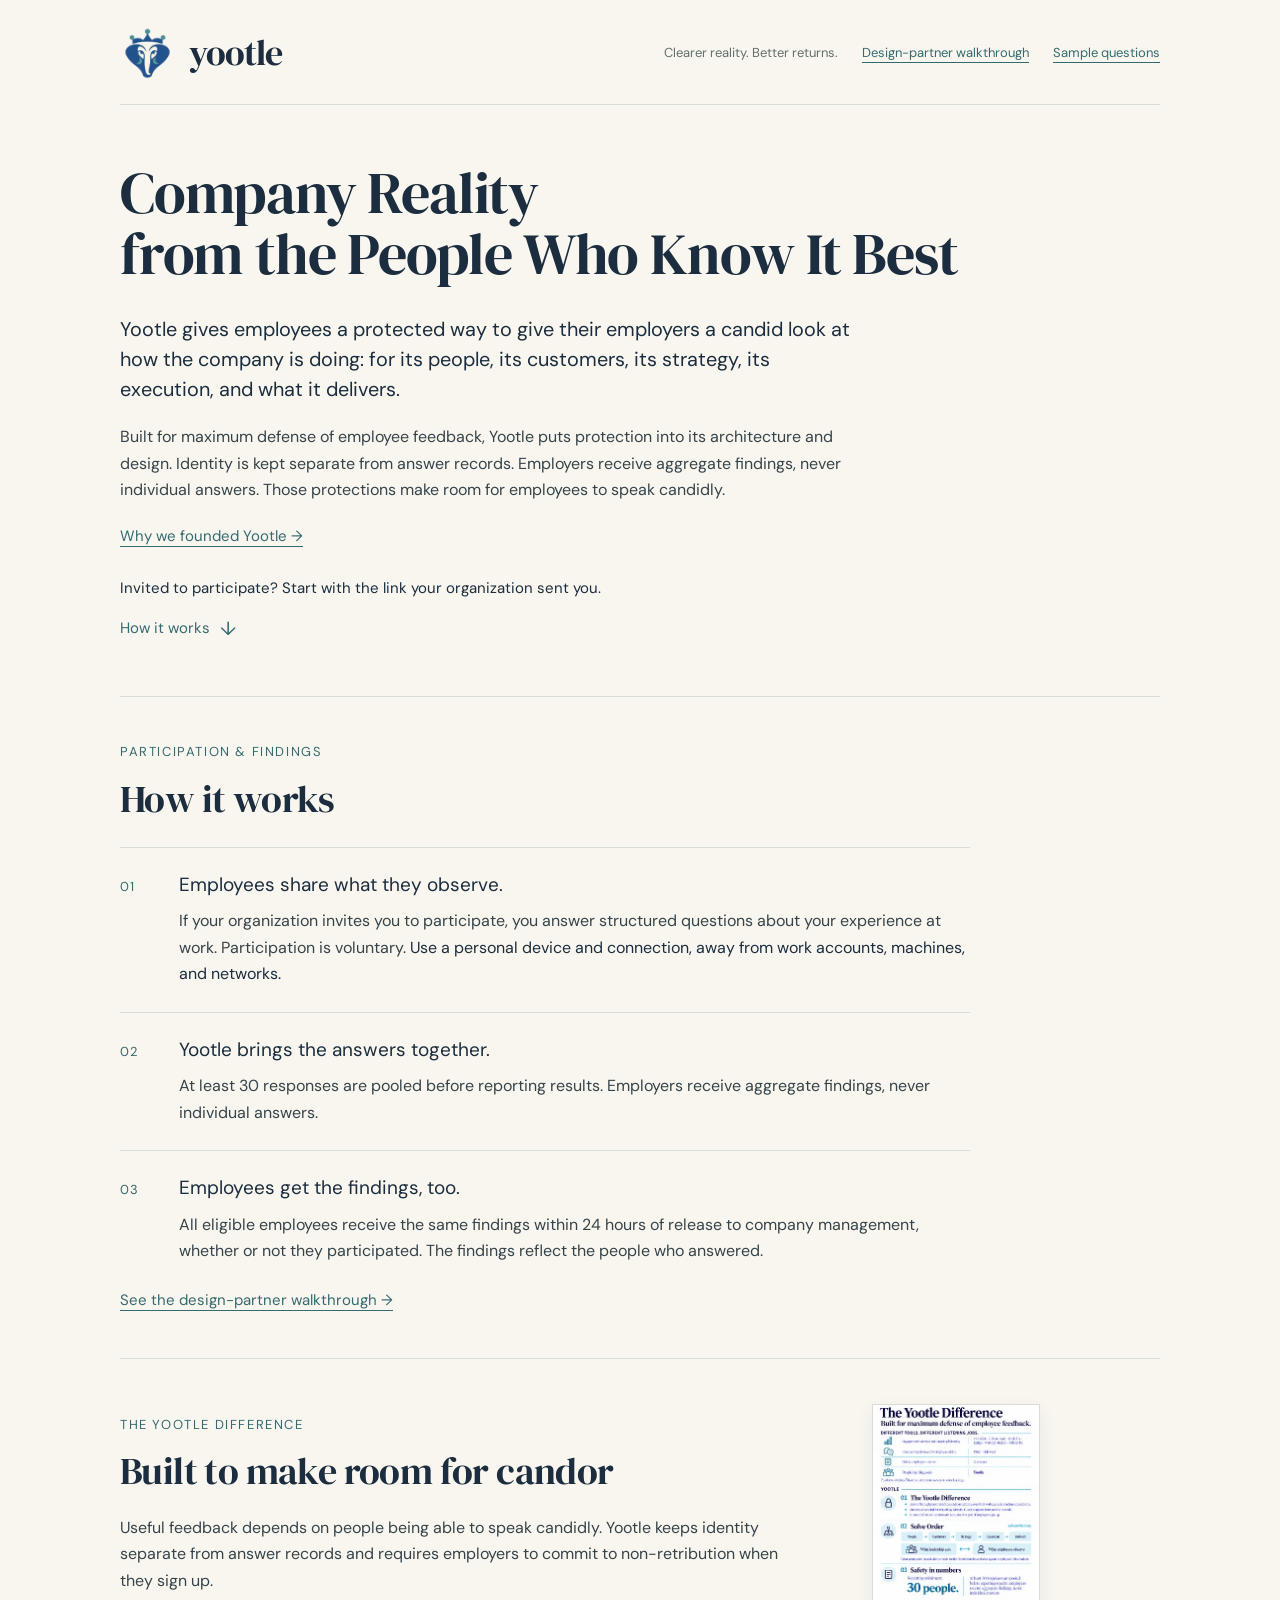
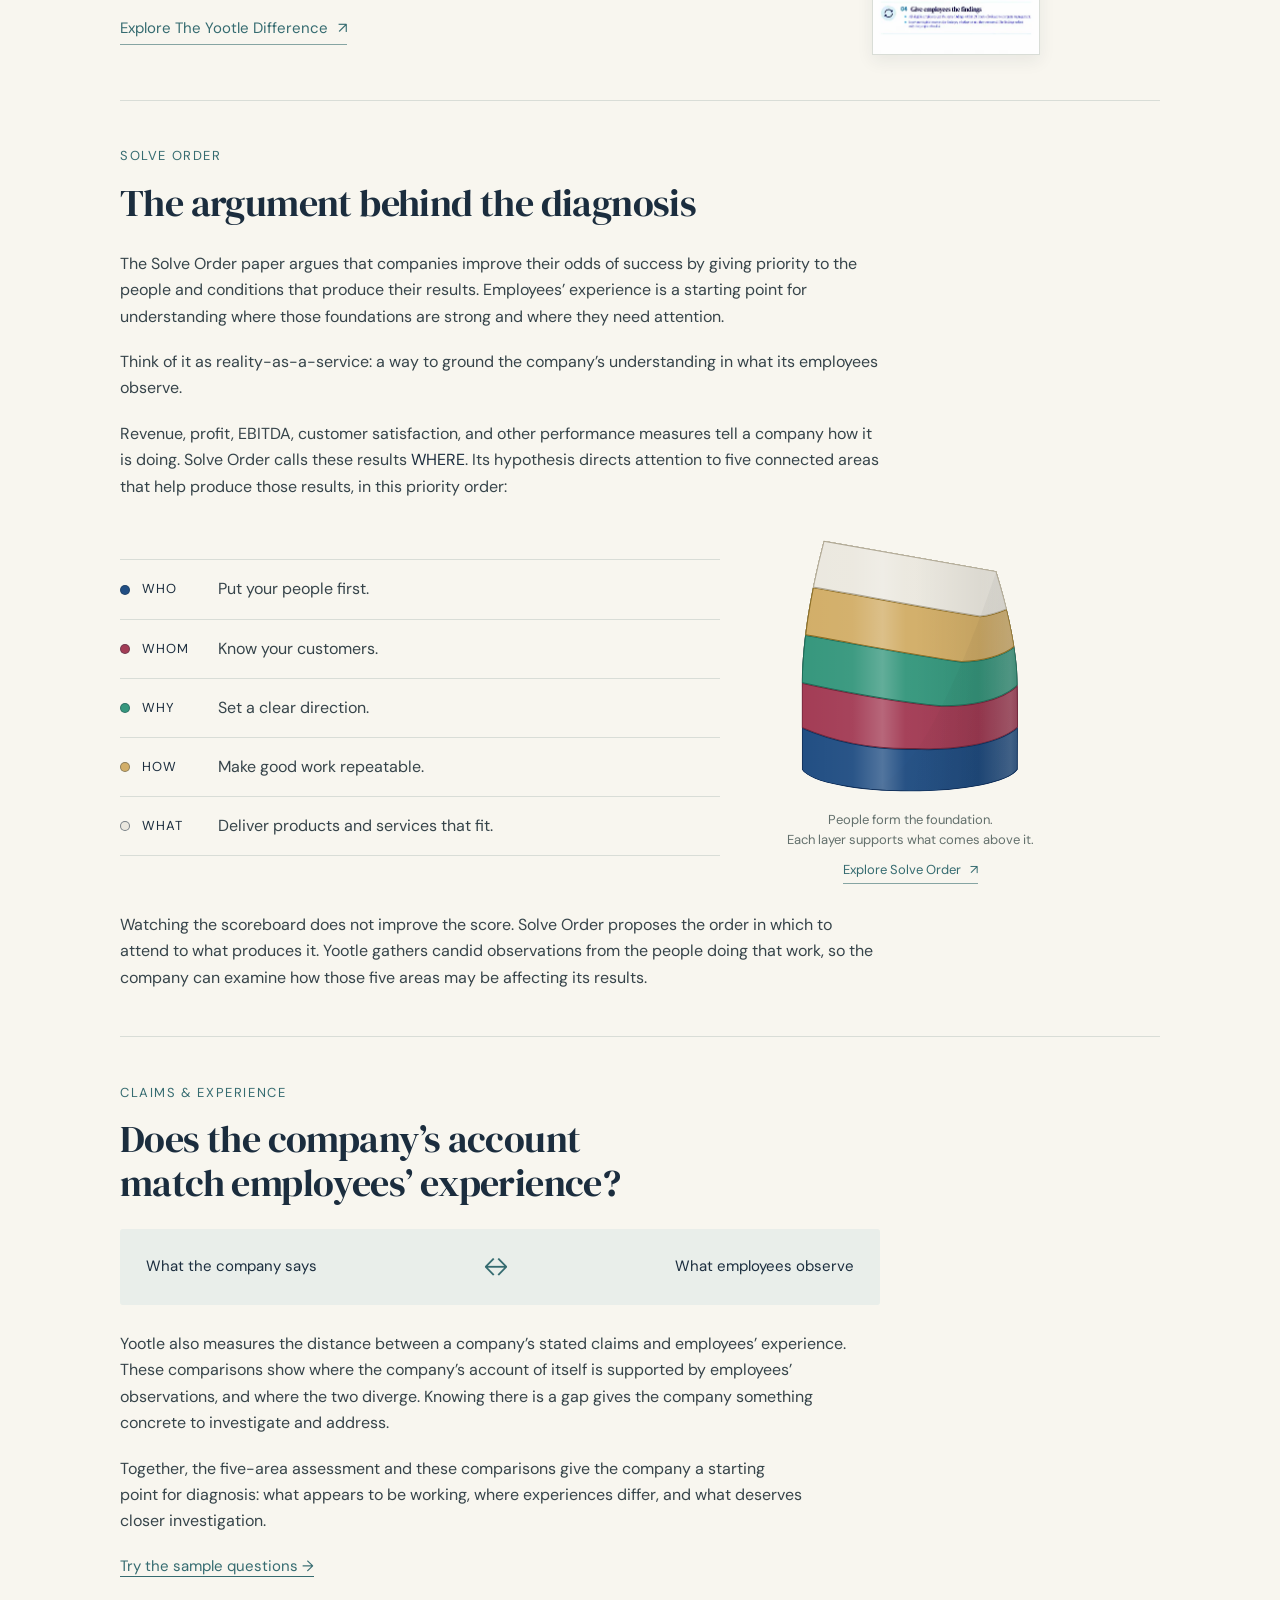
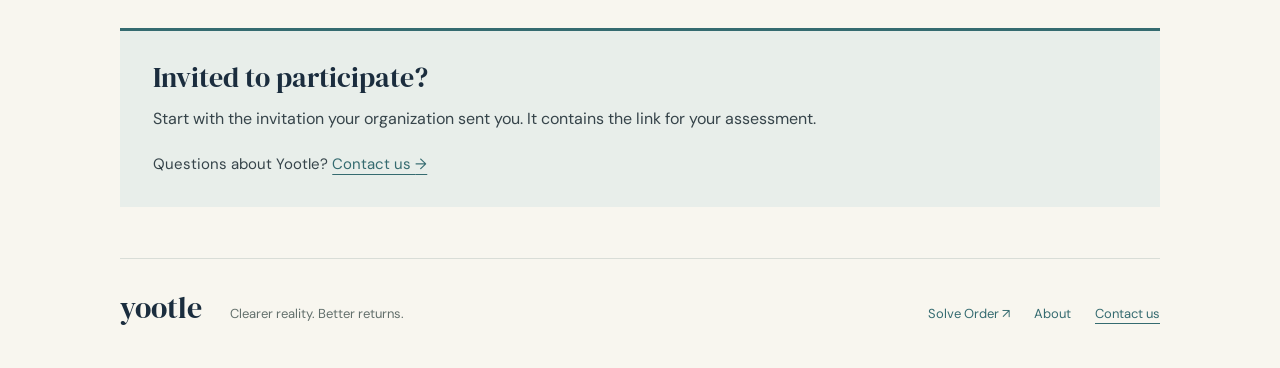
<file: index.html>
<!DOCTYPE html>
<html lang="en"><head>
<meta charset="utf-8">
<meta name="viewport" content="width=device-width, initial-scale=1">
<meta name="description" content="Yootle gives employees a protected way to give their employers a candid look at how the company is doing.">
<title>Yootle — Company Reality from the People Who Know It Best</title>
<link rel="icon" href="favicon.png">
<meta property="og:title" content="Yootle">
<meta property="og:url" content="https://yootle.com/">

<style>
@font-face{font-family:DMSans;src:url("assets/DMSans.ttf") format('truetype');font-weight:100 900;font-display:swap}
@font-face{font-family:DMSerif;src:url("assets/DMSerifDisplay.ttf") format('truetype');font-weight:400;font-display:swap}
html{scroll-behavior:smooth;scroll-padding-top:24px}
body{margin:0;background:#f8f6ef;color:#36444a;font:clamp(16px,1.2vw,17px)/1.65 DMSans,Arial,sans-serif;-webkit-font-smoothing:antialiased}
*{box-sizing:border-box}
h1,h2,h3,p,figure{margin:0}
a{color:#356b70;text-underline-offset:5px;text-decoration-thickness:1px}
a:hover{color:#1b2d3e}
@media (max-width:759px){.wide-only{display:none}}
</style>
</head>
<body>

<div style="width:min(calc(100% - 40px),1040px);margin:0 auto">
  <header style="display:flex;flex-wrap:wrap;gap:12px 24px;align-items:center;justify-content:space-between;padding:clamp(20px,2vw,30px) 0 clamp(18px,1.8vw,25px);border-bottom:1px solid #d9ddd7">
    <a href="#" aria-label="Yootle home" style="display:flex;gap:14px;align-items:center;text-decoration:none;color:#1b2d3e"><img src="assets/yootle-elephant-who-blue-124.png" alt="" style="width:clamp(48px,4.3vw,62px);height:auto;display:block"><span style="font:clamp(34px,2.8vw,40px)/1 DMSerif,Georgia,serif;letter-spacing:-1px">yootle</span></a>
    <nav aria-label="Main navigation" style="display:flex;flex-wrap:wrap;align-items:center;gap:16px 24px;font-size:13px"><span class="wide-only" style="color:#63706c">Clearer reality. Better returns.</span><a href="/walkthrough/" style="font-weight:600">Design-partner walkthrough</a><a href="/sample-questions/">Sample questions</a></nav>
  </header>

  <section data-screen-label="Hero" style="padding:clamp(34px,4.5vw,66px) 0 clamp(40px,4vw,60px)">
    <h1 style="font:400 clamp(38px,4.5vw,64px)/1.06 DMSerif,Georgia,serif;letter-spacing:-1.2px;color:#1b2d3e;margin-bottom:clamp(22px,2.4vw,32px);text-wrap:balance">Company Reality<br>from the People Who Know It Best</h1>
    <div style="max-width:740px;display:flex;flex-direction:column;gap:20px">
      <p style="font-size:clamp(19px,1.55vw,22px);line-height:1.5;color:#1b2d3e;text-wrap:pretty">Yootle gives employees a protected way to give their employers a candid look at how the company is doing: for its people, its customers, its strategy, its execution, and what it delivers.</p>
      <p style="text-wrap:pretty">Built for maximum defense of employee feedback, Yootle puts protection into its architecture and design. Identity is kept separate from answer records. Employers receive aggregate findings, never individual answers. Those protections make room for employees to speak candidly.</p>
      <a href="/about/" style="width:fit-content;font-size:15px;font-weight:650">Why we founded Yootle <span aria-hidden="true">→</span></a>
    </div>
    <div style="display:flex;flex-direction:column;gap:12px;margin-top:28px">
      <p style="font-size:15px;font-weight:600;color:#1b2d3e">Invited to participate? Start with the link your organization sent you.</p>
      <a href="#how-it-works" style="display:inline-flex;gap:10px;align-items:center;font-size:15px;font-weight:650;text-decoration:none;width:fit-content">How it works <span aria-hidden="true" style="font-size:19px">↓</span></a>
    </div>
  </section>

  <section id="how-it-works" data-screen-label="How it works" style="border-top:1px solid #d9ddd7;padding:clamp(38px,3.5vw,50px) 0">
    <span style="display:block;text-transform:uppercase;font-weight:650;font-size:13px;letter-spacing:1.6px;color:#356b70;margin-bottom:14px">Participation &amp; findings</span>
    <h2 style="font:400 clamp(30px,3vw,38px)/1.16 DMSerif,Georgia,serif;letter-spacing:-.6px;color:#1b2d3e;margin-bottom:26px">How it works</h2>
    <div style="max-width:850px">
      <article style="display:grid;grid-template-columns:clamp(28px,3.2vw,44px) 1fr;gap:clamp(12px,1.4vw,19px);padding:24px 0;border-top:1px solid #d9ddd7">
        <span aria-hidden="true" style="color:#356b70;font-size:13px;font-weight:650;letter-spacing:1px;padding-top:4px">01</span>
        <div><h3 style="font-size:19px;font-weight:650;line-height:1.4;color:#1b2d3e;margin-bottom:10px">Employees share what they observe.</h3><p>If your organization invites you to participate, you answer structured questions about your experience at work. Participation is voluntary. <strong style="font-weight:650;color:#1b2d3e">Use a personal device and connection, away from work accounts, machines, and networks.</strong></p></div>
      </article>
      <article style="display:grid;grid-template-columns:clamp(28px,3.2vw,44px) 1fr;gap:clamp(12px,1.4vw,19px);padding:24px 0;border-top:1px solid #d9ddd7">
        <span aria-hidden="true" style="color:#356b70;font-size:13px;font-weight:650;letter-spacing:1px;padding-top:4px">02</span>
        <div><h3 style="font-size:19px;font-weight:650;line-height:1.4;color:#1b2d3e;margin-bottom:10px">Yootle brings the answers together.</h3><p>At least 30 responses are pooled before reporting results. Employers receive aggregate findings, never individual answers.</p></div>
      </article>
      <article style="display:grid;grid-template-columns:clamp(28px,3.2vw,44px) 1fr;gap:clamp(12px,1.4vw,19px);padding:24px 0 0;border-top:1px solid #d9ddd7">
        <span aria-hidden="true" style="color:#356b70;font-size:13px;font-weight:650;letter-spacing:1px;padding-top:4px">03</span>
        <div><h3 style="font-size:19px;font-weight:650;line-height:1.4;color:#1b2d3e;margin-bottom:10px">Employees get the findings, too.</h3><p>All eligible employees receive the same findings within 24 hours of release to company management, whether or not they participated. The findings reflect the people who answered.</p></div>
      </article>
    </div>
    <p style="margin-top:24px;font-size:15px;font-weight:650"><a href="/walkthrough/">See the design-partner walkthrough <span aria-hidden="true">→</span></a></p>
  </section>

  <section data-screen-label="Yootle Difference" style="border-top:1px solid #d9ddd7;padding:clamp(38px,3.5vw,50px) 0;display:flex;flex-wrap:wrap;gap:28px clamp(40px,6vw,72px);align-items:center">
    <div style="flex:1 1 420px;max-width:680px">
      <span style="display:block;text-transform:uppercase;font-weight:650;font-size:13px;letter-spacing:1.6px;color:#356b70;margin-bottom:14px">The Yootle Difference</span>
      <h2 style="font:400 clamp(30px,3vw,38px)/1.16 DMSerif,Georgia,serif;letter-spacing:-.6px;color:#1b2d3e;margin-bottom:22px">Built to make room for candor</h2>
      <p style="text-wrap:pretty">Useful feedback depends on people being able to speak candidly. Yootle keeps identity separate from answer records and requires employers to commit to non-retribution when they sign up.</p>
      <a href="assets/yootle-difference-world.webp" target="_blank" rel="noopener" style="display:inline-block;margin-top:22px;font-weight:600;font-size:15px;text-decoration:none;border-bottom:1px solid #86a5a3;padding-bottom:3px">Explore The Yootle Difference <span aria-hidden="true" style="margin-left:6px">↗</span></a>
    </div>
    <a href="assets/yootle-difference-world.webp" target="_blank" rel="noopener" style="flex:0 0 168px;display:block;line-height:0;border:1px solid #d9ddd7;box-shadow:0 6px 16px rgba(27,45,62,.07)"><img src="assets/yootle-difference-world-thumb.webp" width="168" height="252" loading="lazy" alt="The Yootle Difference infographic (opens full size). Different tools do different listening jobs: engagement surveys and ongoing listening (Viva Glint, Culture Amp, Qualtrics, Lattice, Workday Peakon, Officevibe); peer conversation and workplace advice (Blind, Fishbowl); public employer reviews (Glassdoor); people-led diagnosis (Yootle). Products overlap; these are common uses, not overall ratings. Yootle: 1, answer through personal devices and connections, away from work accounts, machines and networks; answers are pooled for reporting and identity is kept separate from answer records; a non-retribution commitment is required as part of employer sign-up. 2, Solve Order: people, customers, strategy, execution, delivery; Yootle tests what leadership says against what employees observe. 3, safety in numbers: reporting minimum of 30 people; employers receive aggregate findings, never individual answers. 4, all eligible employees get the same findings within 24 hours of release to company management, whether or not they answered; the findings reflect only the people who did." style="width:100%;height:auto;display:block"></a>
  </section>

  <section data-screen-label="Solve Order" style="border-top:1px solid #d9ddd7;padding:clamp(38px,3.5vw,50px) 0">
    <span style="display:block;text-transform:uppercase;font-weight:650;font-size:13px;letter-spacing:1.6px;color:#356b70;margin-bottom:14px">Solve Order</span>
    <h2 style="font:400 clamp(30px,3vw,38px)/1.16 DMSerif,Georgia,serif;letter-spacing:-.6px;color:#1b2d3e;margin-bottom:26px">The argument behind the diagnosis</h2>
    <div style="max-width:760px;display:flex;flex-direction:column;gap:19px">
      <p style="text-wrap:pretty">The Solve Order paper argues that companies improve their odds of success by giving priority to the people and conditions that produce their results. Employees’ experience is a starting point for understanding where those foundations are strong and where they need attention.</p>
      <p>Think of it as reality-as-a-service: a way to ground the company’s understanding in what its employees observe.</p>
      <p style="text-wrap:pretty">Revenue, profit, EBITDA, customer satisfaction, and other performance measures tell a company how it is doing. Solve Order calls these results <strong style="font-weight:650;color:#1b2d3e">WHERE</strong>. Its hypothesis directs attention to five connected areas that help produce those results, in this priority order:</p>
    </div>
    <div style="display:flex;flex-wrap:wrap;gap:28px 50px;align-items:center;max-width:930px;margin:32px 0 28px">
      <ol style="flex:1 1 380px;list-style:none;padding:0;margin:0;border-top:1px solid #d9ddd7">
        <li style="display:grid;grid-template-columns:10px 64px 1fr;gap:12px;align-items:center;border-bottom:1px solid #d9ddd7;padding:clamp(15px,1.4vw,20px) 0;line-height:1.4"><span style="width:10px;height:10px;border-radius:50%;background:#214E83;border:1px solid rgba(27,45,62,.38)"></span><span style="font-weight:750;font-size:13px;letter-spacing:1px;color:#1b2d3e">WHO</span><span>Put your people first.</span></li>
        <li style="display:grid;grid-template-columns:10px 64px 1fr;gap:12px;align-items:center;border-bottom:1px solid #d9ddd7;padding:clamp(15px,1.4vw,20px) 0;line-height:1.4"><span style="width:10px;height:10px;border-radius:50%;background:#A33C55;border:1px solid rgba(27,45,62,.38)"></span><span style="font-weight:750;font-size:13px;letter-spacing:1px;color:#1b2d3e">WHOM</span><span>Know your customers.</span></li>
        <li style="display:grid;grid-template-columns:10px 64px 1fr;gap:12px;align-items:center;border-bottom:1px solid #d9ddd7;padding:clamp(15px,1.4vw,20px) 0;line-height:1.4"><span style="width:10px;height:10px;border-radius:50%;background:#36977D;border:1px solid rgba(27,45,62,.38)"></span><span style="font-weight:750;font-size:13px;letter-spacing:1px;color:#1b2d3e">WHY</span><span>Set a clear direction.</span></li>
        <li style="display:grid;grid-template-columns:10px 64px 1fr;gap:12px;align-items:center;border-bottom:1px solid #d9ddd7;padding:clamp(15px,1.4vw,20px) 0;line-height:1.4"><span style="width:10px;height:10px;border-radius:50%;background:#D2AE68;border:1px solid rgba(27,45,62,.38)"></span><span style="font-weight:750;font-size:13px;letter-spacing:1px;color:#1b2d3e">HOW</span><span>Make good work repeatable.</span></li>
        <li style="display:grid;grid-template-columns:10px 64px 1fr;gap:12px;align-items:center;border-bottom:1px solid #d9ddd7;padding:clamp(15px,1.4vw,20px) 0;line-height:1.4"><span style="width:10px;height:10px;border-radius:50%;background:#EBE8DF;border:1px solid rgba(27,45,62,.55)"></span><span style="font-weight:750;font-size:13px;letter-spacing:1px;color:#1b2d3e">WHAT</span><span>Deliver products and services that fit.</span></li>
      </ol>
      <figure style="flex:0 1 280px;margin:0 auto;text-align:center;display:flex;flex-direction:column;align-items:center">
        <img src="assets/solve-order-skwedge.svg" alt="The Solve Order skwedge, with WHO at the foundation, then WHOM, WHY, HOW, and WHAT at the top." style="display:block;width:clamp(180px,18vw,240px);height:auto;margin-bottom:14px">
        <figcaption style="font-size:13px;line-height:1.5;color:#63706c">People form the foundation.<br>Each layer supports what comes above it.</figcaption>
        <a href="https://solveorder.com" rel="noreferrer" style="display:inline-block;margin-top:10px;font-size:13px;font-weight:600;text-decoration:none;border-bottom:1px solid #86a5a3;padding-bottom:2px">Explore Solve Order <span aria-hidden="true" style="margin-left:6px">↗</span></a>
      </figure>
    </div>
    <p style="max-width:760px;text-wrap:pretty">Watching the scoreboard does not improve the score. Solve Order proposes the order in which to attend to what produces it. Yootle gathers candid observations from the people doing that work, so the company can examine how those five areas may be affecting its results.</p>
  </section>

  <section data-screen-label="Comparison" style="border-top:1px solid #d9ddd7;padding:clamp(38px,3.5vw,50px) 0">
    <span style="display:block;text-transform:uppercase;font-weight:650;font-size:13px;letter-spacing:1.6px;color:#356b70;margin-bottom:14px">Claims &amp; experience</span>
    <h2 style="font:400 clamp(30px,3vw,38px)/1.16 DMSerif,Georgia,serif;letter-spacing:-.6px;color:#1b2d3e;margin-bottom:24px;max-width:620px;text-wrap:balance">Does the company’s account match employees’ experience?</h2>
    <div aria-hidden="true" style="display:flex;align-items:center;justify-content:space-between;gap:clamp(14px,2vw,30px);max-width:760px;padding:clamp(16px,1.6vw,22px) clamp(16px,2vw,28px);margin-bottom:26px;background:#e9eeea;border-radius:3px;color:#1b2d3e;font-size:15px;line-height:1.45"><span>What the company says</span><span style="font-size:24px;color:#356b70;flex:none">↔</span><span style="text-align:right">What employees observe</span></div>
    <div style="max-width:760px;display:flex;flex-direction:column;gap:19px">
      <p style="text-wrap:pretty">Yootle also measures the distance between a company’s stated claims and employees’ experience. These comparisons show where the company’s account of itself is supported by employees’ observations, and where the two diverge. Knowing there is a gap gives the company something concrete to investigate and address.</p>
      <p style="text-wrap:pretty">Together, the five-area assessment and these comparisons give the company a starting point for diagnosis: what appears to be working, where experiences differ, and what deserves closer investigation.</p>
      <a href="/sample-questions/" style="width:fit-content;font-size:15px;font-weight:650">Try the sample questions <span aria-hidden="true">→</span></a>
    </div>
  </section>

  <section id="invited" data-screen-label="Invitation" style="background:#e8eeea;border-top:3px solid #356b70;padding:clamp(24px,2.4vw,30px) clamp(22px,2.6vw,36px);margin:5px 0 clamp(40px,4vw,62px)">
    <h2 style="font:400 28px/1.16 DMSerif,Georgia,serif;color:#1b2d3e;margin-bottom:12px">Invited to participate?</h2>
    <p style="max-width:700px">Start with the invitation your organization sent you. It contains the link for your assessment.</p>
    <p style="margin-top:20px;font-size:15px">Questions about Yootle? <a href="/contact/" style="font-weight:650">Contact us <span aria-hidden="true">→</span></a></p>
  </section>

  <footer style="border-top:1px solid #d9ddd7;padding:28px 0 40px;display:flex;flex-wrap:wrap;gap:10px 28px;align-items:baseline">
    <div style="font:30px DMSerif,Georgia,serif;color:#1b2d3e">yootle</div>
    <p style="font-size:13px;color:#63706c;flex:1 1 200px">Clearer reality. Better returns.</p>
    <nav aria-label="Related sites" style="display:flex;flex-wrap:wrap;gap:16px 24px;font-size:13px"><a href="https://solveorder.com" rel="noreferrer" style="text-decoration:none">Solve Order ↗</a><a href="/about/" style="text-decoration:none">About</a><!-- Yootle Institute temporarily hidden at Troy’s request, 2026-10-25. Restore this link to re-enable. <a href="https://institute.yootle.com" rel="noreferrer" style="text-decoration:none">Yootle Institute ↗</a> --><a href="/contact/">Contact us</a></nav>
  </footer>
</div>
</body></html>
</file>
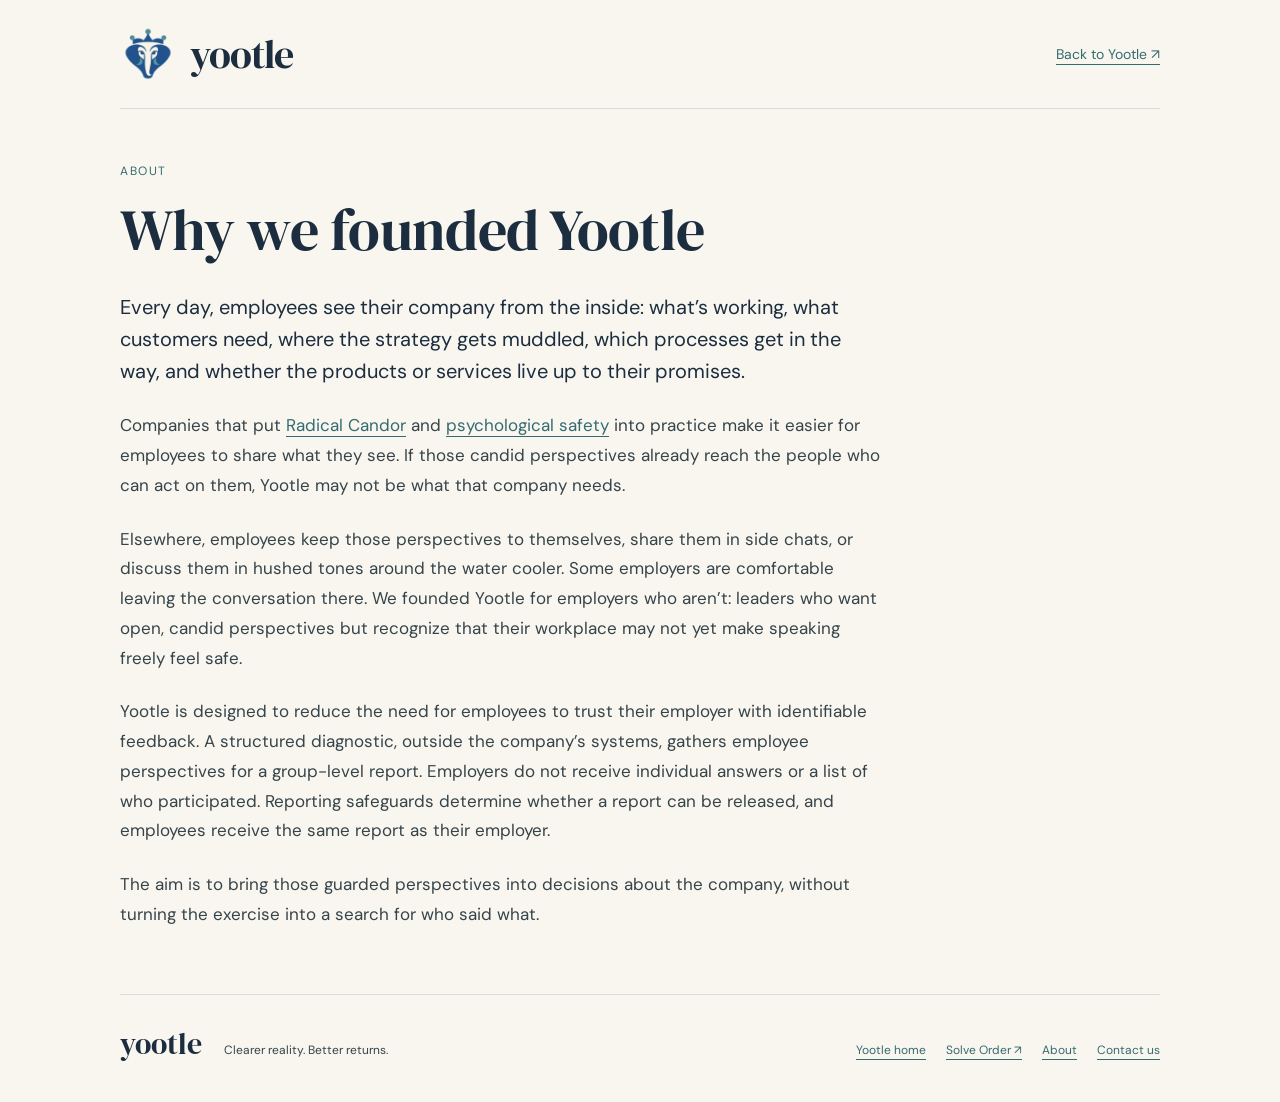
<file: about/index.html>
<!DOCTYPE html>
<html lang="en">
<head>
  <meta charset="utf-8">
  <meta name="viewport" content="width=device-width, initial-scale=1">
  <meta name="description" content="We founded Yootle for leaders who want open, candid perspectives but recognize that their workplace may not yet make speaking freely feel safe.">
  <title>Why we founded Yootle — Yootle</title>
  <link rel="icon" href="/favicon.png">
  <link rel="stylesheet" href="/about/about.css">
</head>
<body>
  <a class="skip-link" href="#main">Skip to content</a>
  <div class="page">
    <header class="site-header">
      <a class="brand" href="/" aria-label="Yootle home"><img src="/assets/yootle-elephant-who-blue-124.png" width="56" height="56" alt=""><span>yootle</span></a>
      <a class="home-link" href="/">Back to Yootle <span aria-hidden="true">↗</span></a>
    </header>
    <main id="main">
      <article aria-labelledby="page-title">
        <p class="eyebrow">About</p>
        <h1 id="page-title">Why we founded Yootle</h1>
        <div class="story">
          <p>Every day, employees see their company from the inside: what’s working, what customers need, where the strategy gets muddled, which processes get in the way, and whether the products or services live up to their promises.</p>
          <p>Companies that put <a href="https://www.radicalcandor.com/our-approach">Radical Candor</a> and <a href="https://amycedmondson.com/psychological-safety/">psychological safety</a> into practice make it easier for employees to share what they see. If those candid perspectives already reach the people who can act on them, Yootle may not be what that company needs.</p>
          <p>Elsewhere, employees keep those perspectives to themselves, share them in side chats, or discuss them in hushed tones around the water cooler. Some employers are comfortable leaving the conversation there. We founded Yootle for employers who aren’t: leaders who want open, candid perspectives but recognize that their workplace may not yet make speaking freely feel safe.</p>
          <p>Yootle is designed to reduce the need for employees to trust their employer with identifiable feedback. A structured diagnostic, outside the company’s systems, gathers employee perspectives for a group-level report. Employers do not receive individual answers or a list of who participated. Reporting safeguards determine whether a report can be released, and employees receive the same report as their employer.</p>
          <p>The aim is to bring those guarded perspectives into decisions about the company, without turning the exercise into a search for who said what.</p>
        </div>
      </article>
    </main>
    <footer>
      <span class="wordmark">yootle</span><p>Clearer reality. Better returns.</p>
      <nav aria-label="Related pages"><a href="/">Yootle home</a><a href="https://solveorder.com">Solve Order ↗</a><a href="/about/" aria-current="page">About</a><a href="/contact/">Contact us</a></nav>
    </footer>
  </div>
</body>
</html>
</file>
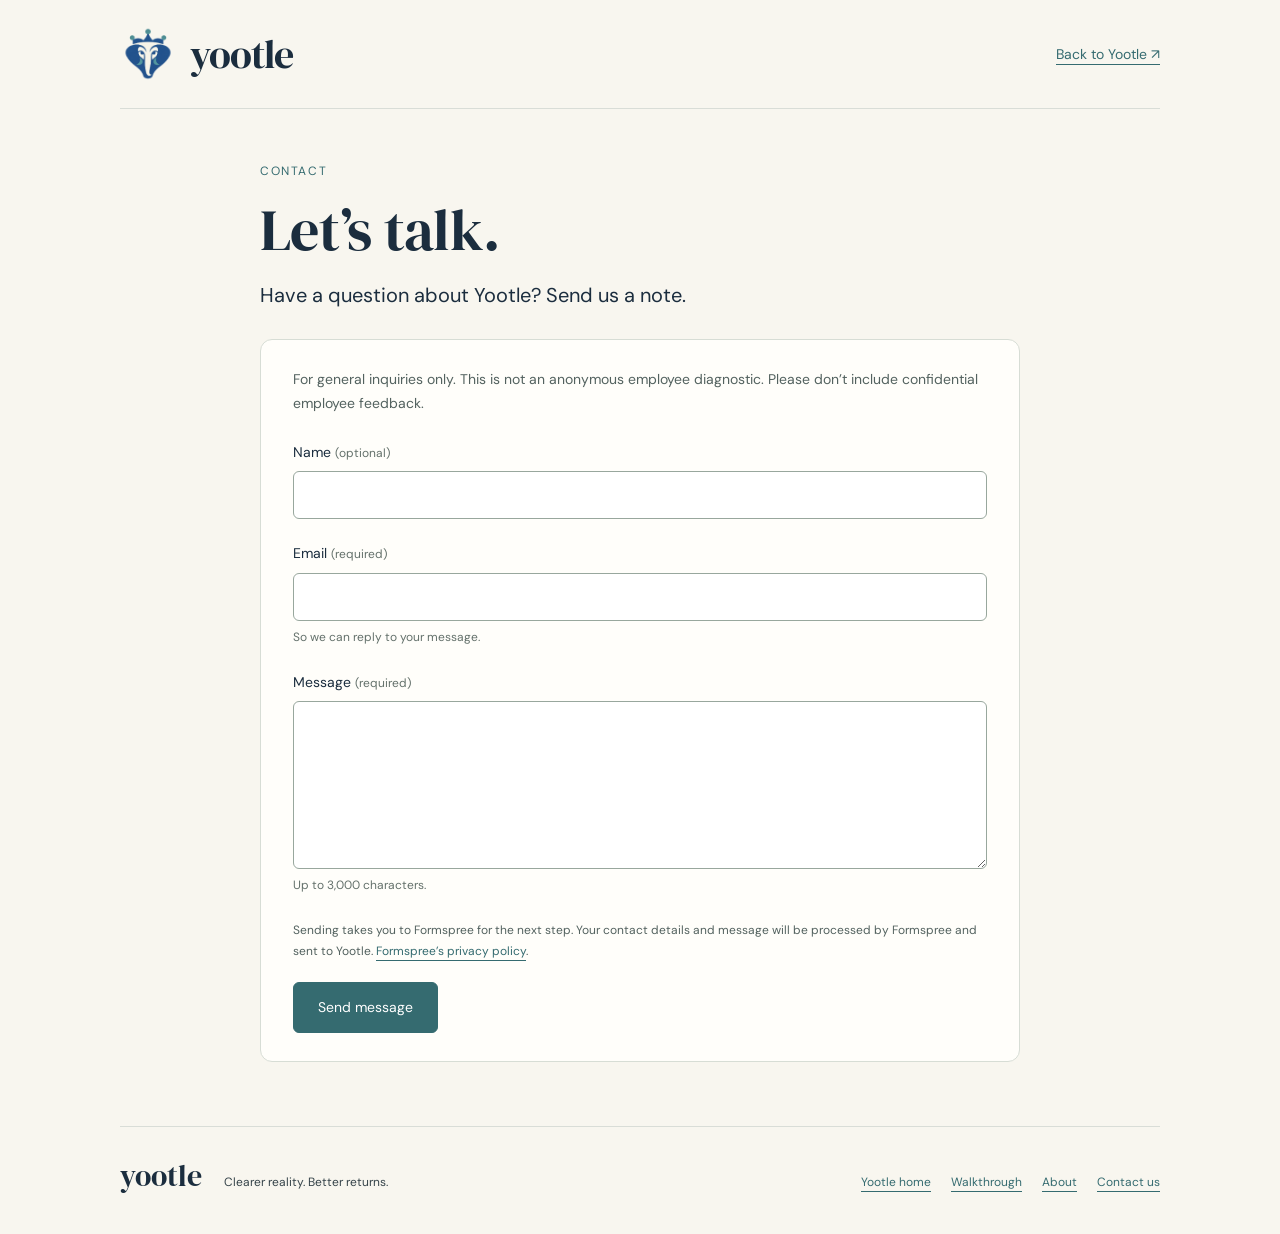
<file: contact/index.html>
<!DOCTYPE html>
<html lang="en">
<head>
  <meta charset="utf-8">
  <meta name="viewport" content="width=device-width, initial-scale=1">
  <meta name="description" content="Contact Yootle with general questions about our work.">
  <meta http-equiv="Content-Security-Policy" content="default-src 'self'; script-src 'none'; style-src 'self'; img-src 'self'; font-src 'self'; connect-src 'none'; form-action https://formspree.io/f/xreyeerz; object-src 'none'; base-uri 'none'">
  <title>Contact us — Yootle</title>
  <link rel="icon" href="/favicon.png">
  <link rel="stylesheet" href="/about/about.css">
  <link rel="stylesheet" href="/contact/contact.css">
</head>
<body>
  <a class="skip-link" href="#main">Skip to contact form</a>
  <div class="page">
    <header class="site-header">
      <a class="brand" href="/" aria-label="Yootle home"><img src="/assets/yootle-elephant-who-blue-124.png" width="56" height="56" alt=""><span>yootle</span></a>
      <a class="home-link" href="/">Back to Yootle <span aria-hidden="true">↗</span></a>
    </header>
    <main id="main">
      <p class="eyebrow">Contact</p>
      <h1>Let’s talk.</h1>
      <p class="intro">Have a question about Yootle? Send us a note.</p>
      <div class="contact-card">
        <p class="contact-boundary" id="contact-boundary">For general inquiries only. This is not an anonymous employee diagnostic. Please don’t include confidential employee feedback.</p>
        <!-- User-supplied public endpoint. Recipient research@yootle.com is configured in Formspree.
             Form enabled, hosted CAPTCHA enabled, and research recipient workflow verified from user screenshots.
             User confirmed the local contact form works and approved publication on 2026-10-25.
             Standard HTML POST only: no AJAX, embedded CAPTCHA, or client-side success claim. -->
        <form action="https://formspree.io/f/xreyeerz" method="post" aria-label="Contact Yootle" aria-describedby="contact-boundary" autocomplete="off">
          <div class="field">
            <label for="contact-name">Name <span>(optional)</span></label>
            <input id="contact-name" name="name" type="text" maxlength="100" autocomplete="off">
          </div>
          <div class="field">
            <label for="contact-email">Email <span>(required)</span></label>
            <input id="contact-email" name="email" type="email" required maxlength="254" autocomplete="off" inputmode="email" spellcheck="false" aria-describedby="email-help">
            <p class="field-help" id="email-help">So we can reply to your message.</p>
          </div>
          <div class="field">
            <label for="contact-message">Message <span>(required)</span></label>
            <textarea id="contact-message" name="message" required maxlength="3000" rows="6" aria-describedby="message-help"></textarea>
            <p class="field-help" id="message-help">Up to 3,000 characters.</p>
          </div>
          <p class="provider-note" id="provider-note">Sending takes you to Formspree for the next step. Your contact details and message will be processed by Formspree and sent to Yootle. <a href="https://formspree.io/legal/privacy-policy/">Formspree’s privacy policy</a>.</p>
          <button type="submit" aria-describedby="provider-note">Send message</button>
        </form>
      </div>
    </main>
    <footer>
      <span class="wordmark">yootle</span><p>Clearer reality. Better returns.</p>
      <nav aria-label="Related pages"><a href="/">Yootle home</a><a href="/walkthrough/">Walkthrough</a><a href="/about/">About</a><a href="/contact/" aria-current="page">Contact us</a></nav>
    </footer>
  </div>
</body>
</html>
</file>
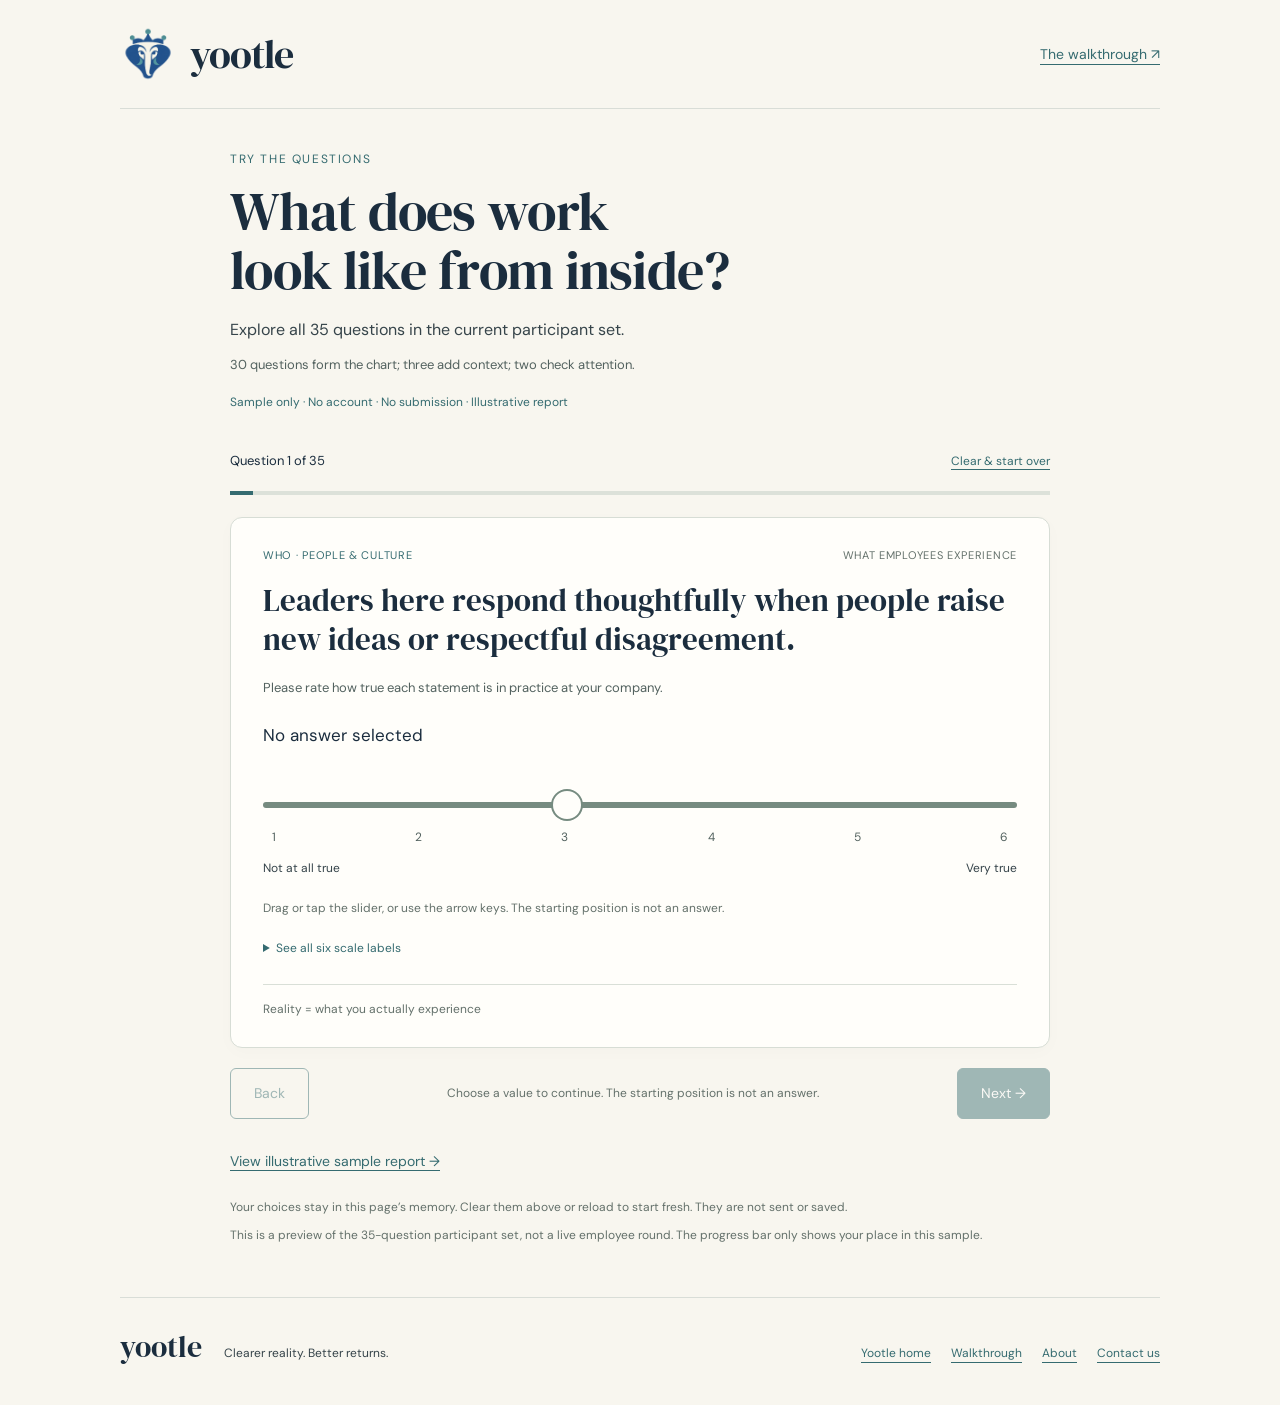
<file: sample-questions/index.html>
<!DOCTYPE html>
<html lang="en">
<head>
  <meta charset="utf-8">
  <meta name="viewport" content="width=device-width, initial-scale=1">
  <meta name="robots" content="noindex">
  <meta name="description" content="Try the full 35-question Yootle participant set. No account or submission. An illustrative report from your sample answers.">
  <meta http-equiv="Content-Security-Policy" content="default-src 'self'; script-src 'self'; style-src 'self'; img-src 'self'; font-src 'self'; connect-src 'none'; form-action 'none'; object-src 'none'; base-uri 'none'">
  <title>Try the questions — Yootle</title>
  <link rel="icon" href="/favicon.png">
  <link rel="stylesheet" href="/about/about.css">
  <link rel="stylesheet" href="/sample-questions/sample.css?v=f54b46131efe">
  <script src="/sample-questions/questions.js?v=fc6ffa14f749" defer></script>
  <script src="/sample-questions/report-model.js?v=3c6651005abd" defer></script>
  <script src="/sample-questions/report-view.js?v=efde93ce3754" defer></script>
  <script src="/sample-questions/sample.js?v=3417d926a098" defer></script>
</head>
<body>
  <a class="skip-link" href="#main">Skip to sample questions</a>
  <div class="page">
    <header class="site-header">
      <a class="brand" href="/" aria-label="Yootle home"><img src="/assets/yootle-elephant-who-blue-124.png" width="56" height="56" alt=""><span>yootle</span></a>
      <a class="home-link" href="/walkthrough/">The walkthrough <span aria-hidden="true">↗</span></a>
    </header>
    <main id="main">
      <div class="sample-intro">
        <p class="eyebrow">Try the questions</p>
        <h1>What does work<br>look like from inside?</h1>
        <p>Explore all 35 questions in the current participant set.</p>
        <p class="question-count-note">30 questions form the chart; three add context; two check attention.</p>
        <p class="sample-boundary">Sample only · No account · No submission · Illustrative report</p>
      </div>
      <noscript><p>Enable JavaScript to try the sample. No answers are submitted or stored.</p></noscript>
      <p id="load-state" role="status">Loading sample questions…</p>
      <div id="sample" hidden>
        <div class="sample-toolbar"><p id="position" role="status" aria-atomic="true">Question 1 of 35</p><button class="clear" id="reset" type="button">Clear &amp; start over</button></div>
        <progress id="sample-progress" max="35" value="1" aria-label="Position in this 35-question sample">1 of 35</progress>
        <section class="question-card" id="question-panel" aria-labelledby="question-title">
          <p class="question-meta"><span id="layer"></span><span id="perspective"></span></p>
          <h2 id="question-title" tabindex="-1"></h2>
          <p class="scale-prompt" id="scale-prompt"></p>
          <div class="slider-control">
            <output id="answer-value" for="answer-slider" aria-live="polite">No answer selected</output>
            <input id="answer-slider" type="range" min="1" max="6" step="1" value="3" autocomplete="off" aria-labelledby="question-title" aria-describedby="scale-prompt slider-help" aria-valuetext="No answer selected. Use the arrow keys to choose a value.">
            <div class="slider-ticks" aria-hidden="true"><span>1</span><span>2</span><span>3</span><span>4</span><span>5</span><span>6</span></div>
            <div class="slider-ends"><span>Not at all true</span><span>Very true</span></div>
            <p id="slider-help">Drag or tap the slider, or use the arrow keys. The starting position is not an answer.</p>
            <details class="scale-key"><summary>See all six scale labels</summary><ol id="scale-labels"></ol></details>
          </div>
          <p class="pair-note" id="pair-note">Rate what happens in practice, rather than what you think should happen.</p>
        </section>
        <section class="question-card completion" id="completion" aria-labelledby="completion-title" hidden>
          <p class="eyebrow">Illustrative sample report</p>
          <h2 id="completion-title" tabindex="-1">Claims and perceived reality.</h2>
          <p class="report-warning"><strong>Illustrative sample report from your answers; not an organizational report.</strong> Actual reports require group data and every reporting safeguard to pass. This illustration does not assess or pass those safeguards.</p>
          <p id="report-state" role="status"></p>
          <button id="complete-answers" class="button secondary" type="button">Continue with unanswered questions →</button>
          <div id="report-legend" class="report-legend"><span><i class="legend-line claims" aria-hidden="true"></i>Claims</span><span><i class="legend-line reality" aria-hidden="true"></i>Perceived reality</span></div>
          <div id="report-chart"></div>
          <p class="report-scale">Original Yootle scale: <strong>1 = Not at all true</strong> to <strong>6 = Very true</strong>.</p>
          <table class="report-table"><caption>Your sample layer averages · 1–6 scale</caption><thead><tr><th scope="col">Layer</th><th scope="col">Claims</th><th scope="col">Perceived<br>reality</th><th scope="col">Gap</th></tr></thead><tbody id="report-rows"></tbody></table>
          <p class="report-method">Each layer uses its three claims and three perceived-reality answers. Gap = perceived reality − claims. A negative gap means perceived reality falls below claims. No overall score is calculated.</p>
          <section class="supporting-context" aria-labelledby="supporting-title">
            <h3 id="supporting-title">Three answers that add context</h3>
            <p class="report-method">30 questions form the chart; three add context; two check attention. The answers below are shown separately, on their original 1–6 scale. They do not change the chart. Attention checks are not reported as scores.</p>
            <dl id="supporting-answers"></dl>
          </section>
          <a class="journey-link" href="/walkthrough/">See the full journey <span aria-hidden="true">↗</span></a>
        </section>
        <div class="question-nav"><button id="back" class="button secondary" type="button" disabled>Back</button><p id="browse-hint">Choose a value to continue. The starting position is not an answer.</p><button id="next" class="button" type="button" disabled>Next <span aria-hidden="true">→</span></button></div>
        <p class="report-entry"><button id="show-report" class="clear" type="button">View illustrative sample report →</button></p>
        <p class="privacy-note">Your choices stay in this page’s memory. Clear them above or reload to start fresh. They are not sent or saved.</p>
        <p class="sample-note">This is a preview of the 35-question participant set, not a live employee round. The progress bar only shows your place in this sample.</p>
      </div>
    </main>
    <footer><span class="wordmark">yootle</span><p>Clearer reality. Better returns.</p><nav aria-label="Related pages"><a href="/">Yootle home</a><a href="/walkthrough/">Walkthrough</a><a href="/about/">About</a><a href="/contact/">Contact us</a></nav></footer>
  </div>
</body>
</html>
</file>
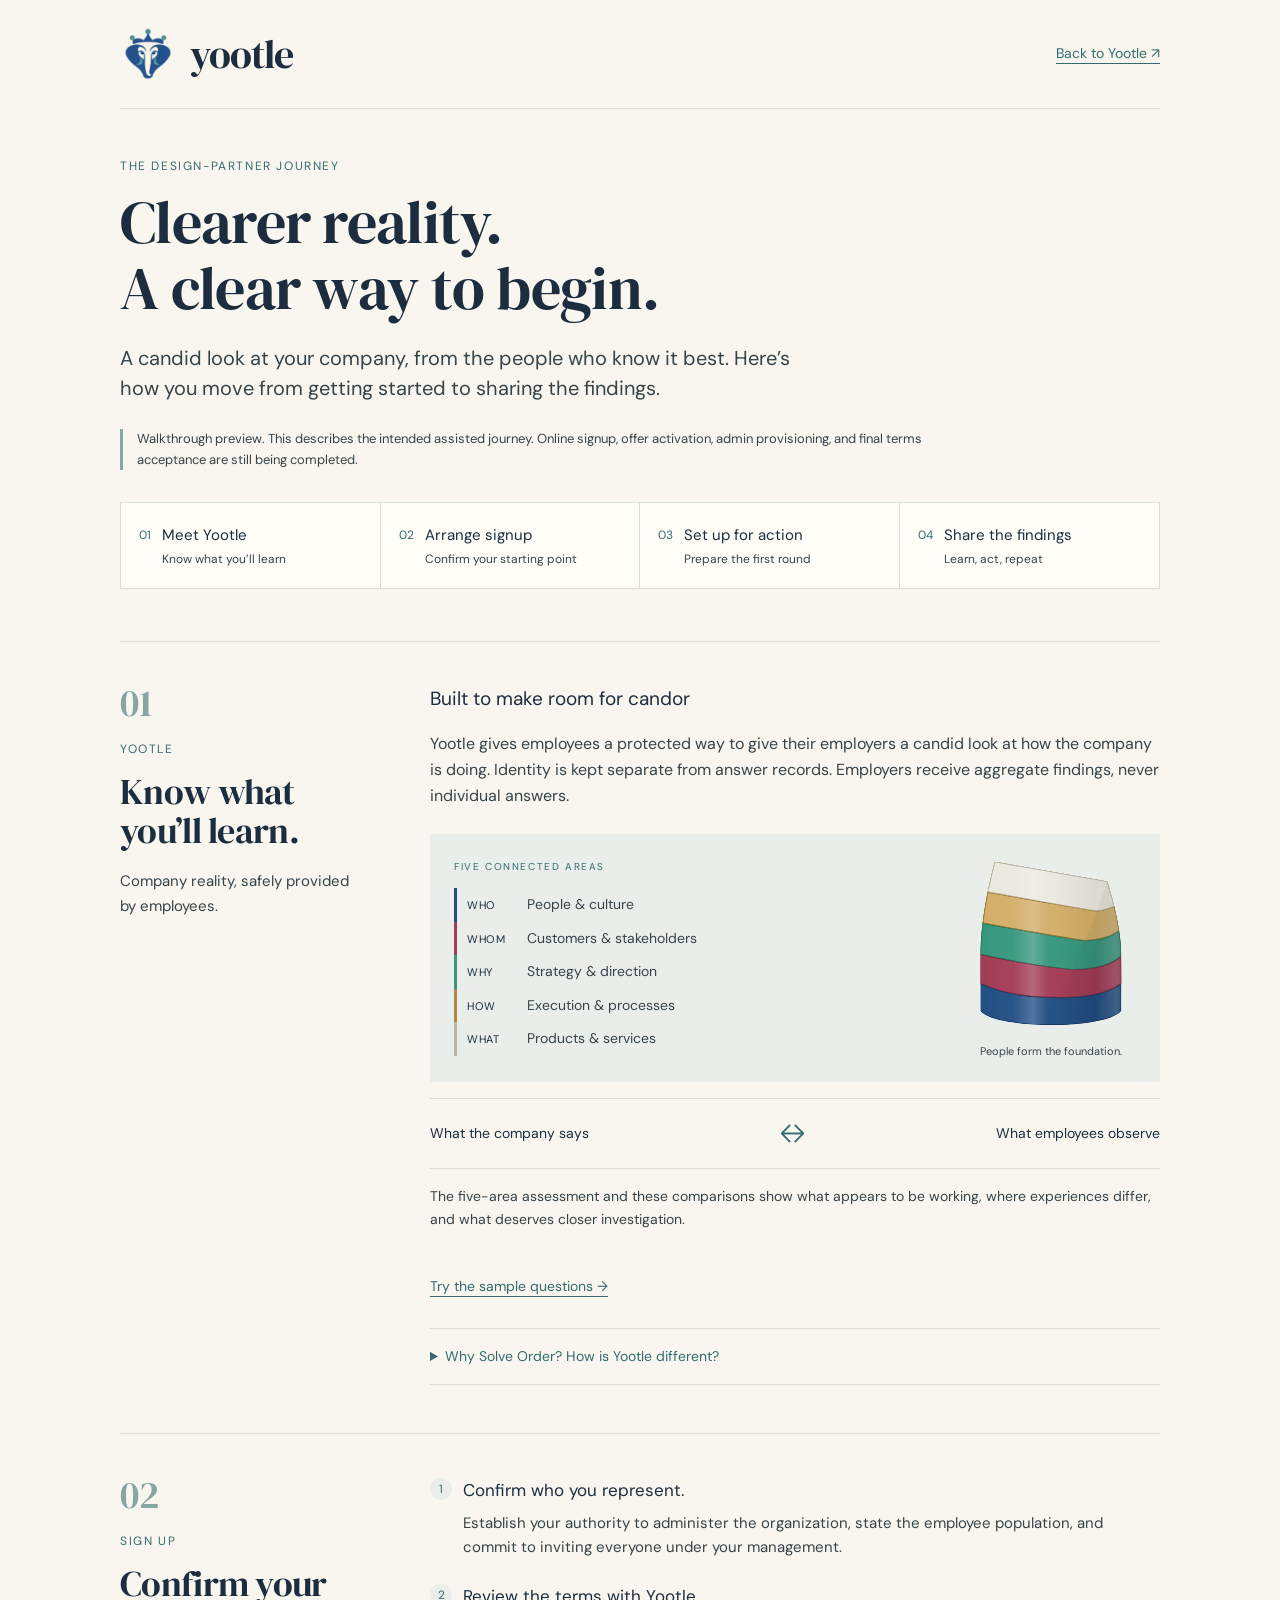
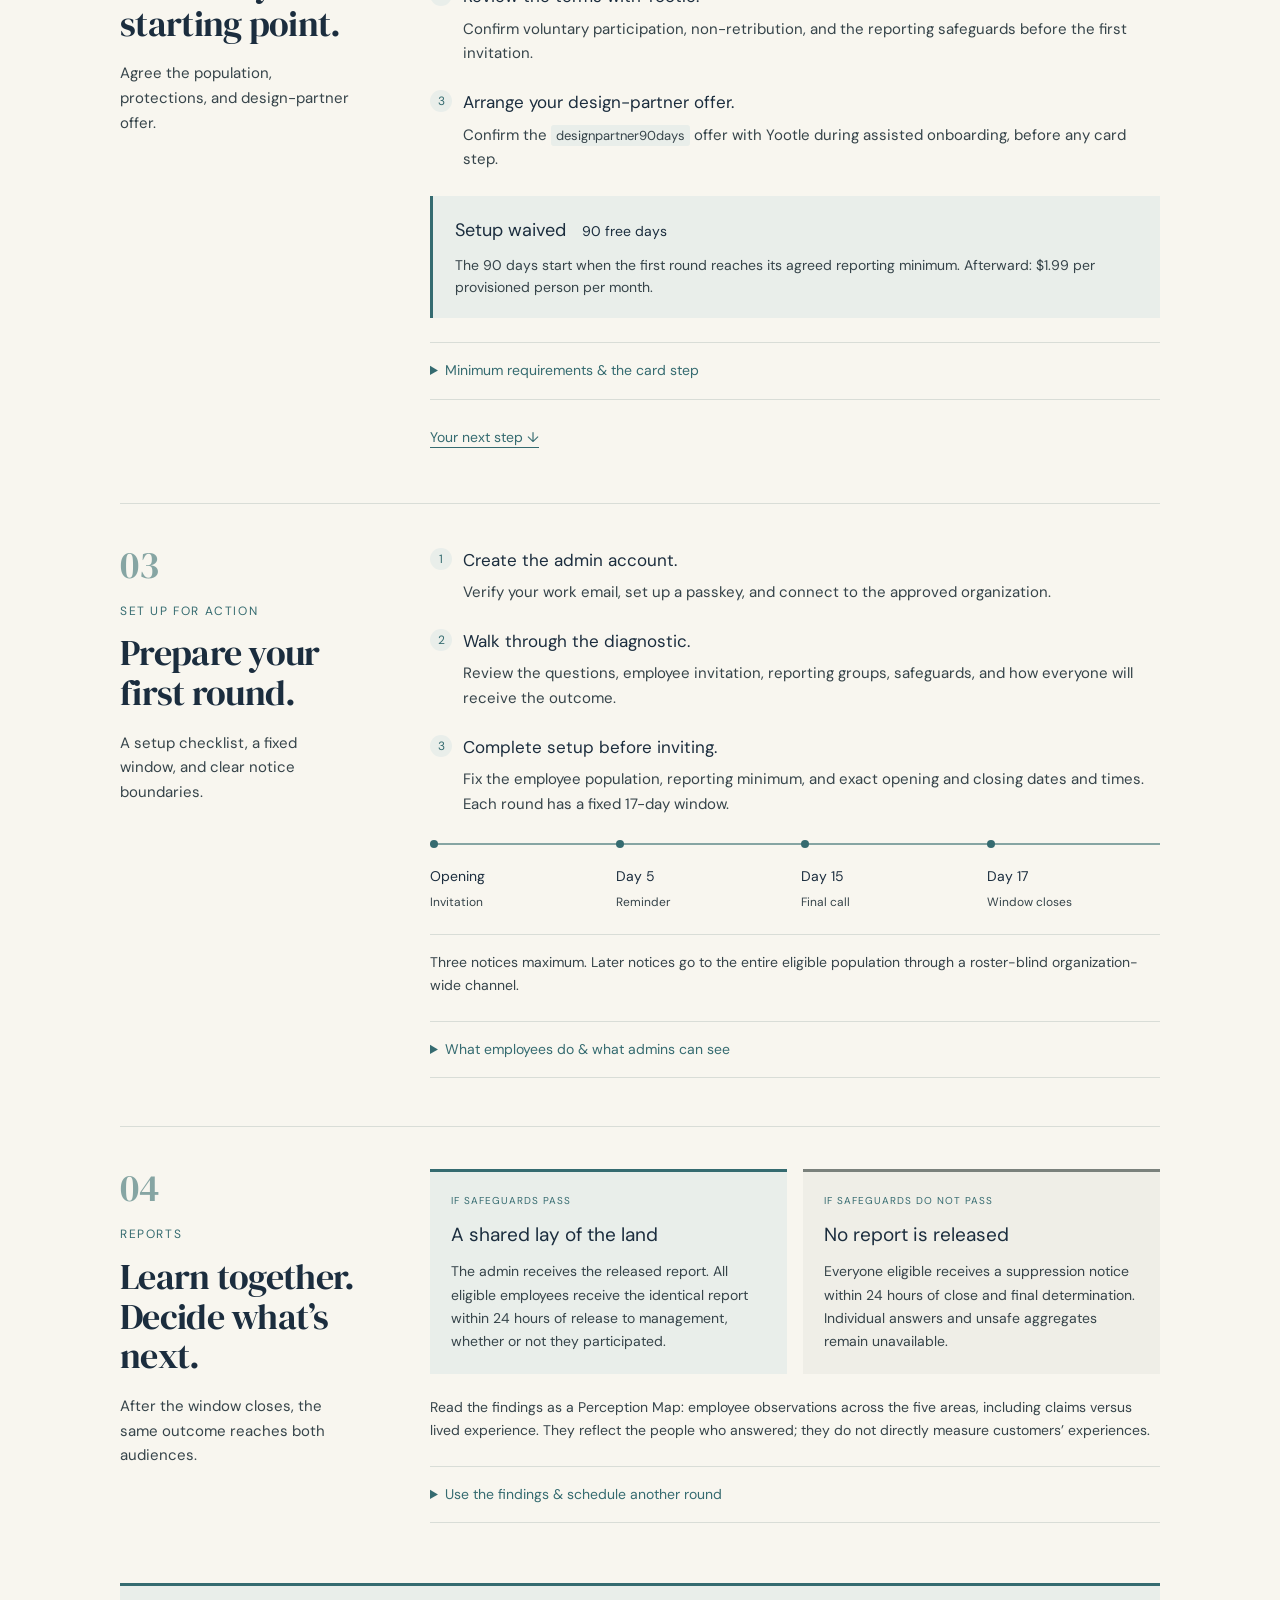
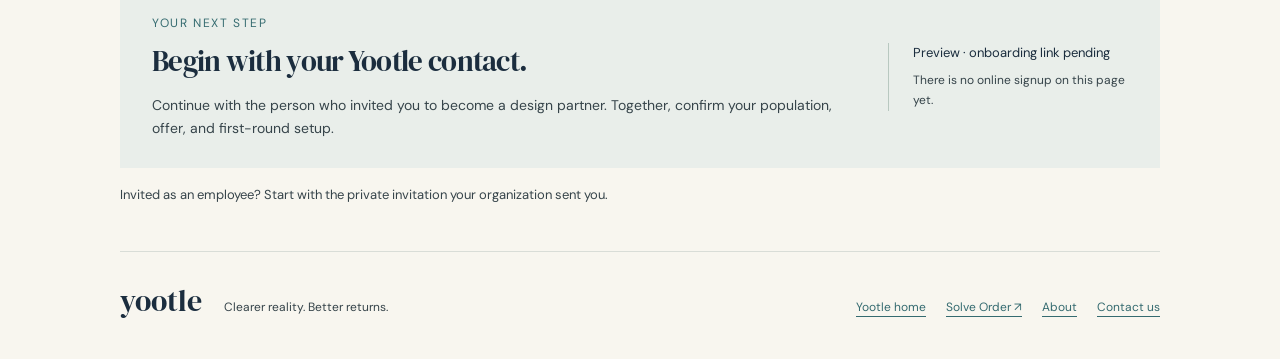
<file: walkthrough/index.html>
<!DOCTYPE html>
<html lang="en">
<head>
  <meta charset="utf-8">
  <meta name="viewport" content="width=device-width, initial-scale=1">
  <meta name="description" content="Your design-partner journey with Yootle: understand the diagnostic, arrange signup, prepare a round, and share the findings.">
  <meta name="robots" content="noindex">
  <title>Your design-partner walkthrough — Yootle</title>
  <link rel="icon" href="/favicon.png">
  <link rel="stylesheet" href="/walkthrough/walkthrough.css">
</head>
<body>
  <a class="skip-link" href="#main">Skip to walkthrough</a>
  <div class="page">
    <header class="site-header">
      <a class="brand" href="/" aria-label="Yootle home"><img src="/assets/yootle-elephant-who-blue-124.png" width="56" height="56" alt=""><span>yootle</span></a>
      <a class="home-link" href="/">Back to Yootle <span aria-hidden="true">↗</span></a>
    </header>
    <main id="main">
      <section class="hero" aria-labelledby="page-title">
        <p class="eyebrow">The design-partner journey</p>
        <h1 id="page-title">Clearer reality.<br>A clear way to begin.</h1>
        <p class="intro">A candid look at your company, from the people who know it best. Here’s how you move from getting started to sharing the findings.</p>
        <p class="preview-note"><strong>Walkthrough preview.</strong> This describes the intended assisted journey. Online signup, offer activation, admin provisioning, and final terms acceptance are still being completed.</p>
      </section>

      <nav class="journey" aria-label="The four stages">
        <a href="#understand"><span class="step-no">01</span><span><strong>Meet Yootle</strong><small>Know what you’ll learn</small></span><span class="arrow" aria-hidden="true">↓</span></a>
        <a href="#signup"><span class="step-no">02</span><span><strong>Arrange signup</strong><small>Confirm your starting point</small></span><span class="arrow" aria-hidden="true">↓</span></a>
        <a href="#setup"><span class="step-no">03</span><span><strong>Set up for action</strong><small>Prepare the first round</small></span><span class="arrow" aria-hidden="true">↓</span></a>
        <a href="#reports"><span class="step-no">04</span><span><strong>Share the findings</strong><small>Learn, act, repeat</small></span><span class="arrow" aria-hidden="true">↓</span></a>
      </nav>

      <section class="stage" id="understand" aria-labelledby="understand-title">
        <div class="stage-heading"><span class="stage-number" aria-hidden="true">01</span><p class="eyebrow">Yootle</p><h2 id="understand-title">Know what<br class="desktop-break"> you’ll learn.</h2><p>Company reality, safely provided by employees.</p></div>
        <div class="stage-body">
          <h3>Built to make room for candor</h3>
          <p>Yootle gives employees a protected way to give their employers a candid look at how the company is doing. Identity is kept separate from answer records. Employers receive aggregate findings, never individual answers.</p>
          <div class="scope-panel">
            <div><p class="eyebrow">Five connected areas</p><ul class="layers">
              <li><b>WHO</b><span>People &amp; culture</span></li>
              <li><b>WHOM</b><span>Customers &amp; stakeholders</span></li>
              <li><b>WHY</b><span>Strategy &amp; direction</span></li>
              <li><b>HOW</b><span>Execution &amp; processes</span></li>
              <li><b>WHAT</b><span>Products &amp; services</span></li>
            </ul></div>
            <figure><img src="/assets/solve-order-skwedge.svg" width="180" height="180" alt="Solve Order skwedge: WHO is the foundation, supporting WHOM, WHY, HOW, and WHAT."><figcaption>People form the foundation.</figcaption></figure>
          </div>
          <div class="comparison"><span>What the company says</span><span aria-hidden="true">↔</span><span>What employees observe</span></div>
          <p class="supporting">The five-area assessment and these comparisons show what appears to be working, where experiences differ, and what deserves closer investigation.</p>
          <p><a class="text-action" href="/sample-questions/">Try the sample questions <span aria-hidden="true">→</span></a></p>
          <details><summary>Why Solve Order? How is Yootle different?</summary><div class="detail-content">
            <p>Solve Order proposes the order in which to attend to what produces results. Each layer supports what comes above it. Employees’ experience is a starting point for understanding where those foundations are strong and where they need attention.</p>
            <p>Different tools do different listening jobs. Yootle’s focus is people-led diagnosis, with protected answers, aggregate findings, and the same findings for employees and management. Employers commit to non-retribution when they sign up.</p>
            <div class="links"><a href="https://solveorder.com">Explore Solve Order ↗</a><a href="/#how-it-works">How Yootle works ↗</a></div>
          </div></details>
        </div>
      </section>

      <section class="stage" id="signup" aria-labelledby="signup-title">
        <div class="stage-heading"><span class="stage-number" aria-hidden="true">02</span><p class="eyebrow">Sign up</p><h2 id="signup-title">Confirm your<br class="desktop-break"> starting point.</h2><p>Agree the population, protections, and design-partner offer.</p></div>
        <div class="stage-body">
          <ol class="actions">
            <li><strong>Confirm who you represent.</strong><p>Establish your authority to administer the organization, state the employee population, and commit to inviting everyone under your management.</p></li>
            <li><strong>Review the terms with Yootle.</strong><p>Confirm voluntary participation, non-retribution, and the reporting safeguards before the first invitation.</p></li>
            <li><strong>Arrange your design-partner offer.</strong><p>Confirm the <code>designpartner90days</code> offer with Yootle during assisted onboarding, before any card step.</p></li>
          </ol>
          <div class="offer"><div><strong>Setup waived</strong><span>90 free days</span></div><p>The 90 days start when the first round reaches its agreed reporting minimum. Afterward: <strong>$1.99 per provisioned person per month.</strong></p></div>
          <details><summary>Minimum requirements &amp; the card step</summary><div class="detail-content">
            <p>The reporting minimum is ordinarily 30 completed responses. A smaller design-partner group needs Troy’s explicit approval of one fixed minimum from 11–29, recorded before invitations. Reaching the minimum alone does not guarantee a report; every release safeguard must pass at close.</p>
            <p>In the intended Stripe step, an accepted card is saved without a charge or funds held. Acceptance unlocks the admin step; it does not create the admin account. If the card is declined, retry with corrected details or another card before continuing.</p>
            <p>Billing counts each person provisioned to receive a diagnostic once per billing month, even across multiple rounds. You may leave during the free period at no cost; afterward, billing is month to month and you may cancel at any time. Final terms are reviewed during assisted onboarding.</p>
          </div></details>
          <a class="text-action" href="#next-step">Your next step <span aria-hidden="true">↓</span></a>
        </div>
      </section>

      <section class="stage" id="setup" aria-labelledby="setup-title">
        <div class="stage-heading"><span class="stage-number" aria-hidden="true">03</span><p class="eyebrow">Set up for action</p><h2 id="setup-title">Prepare your<br class="desktop-break"> first round.</h2><p>A setup checklist, a fixed window, and clear notice boundaries.</p></div>
        <div class="stage-body">
          <ol class="actions">
            <li><strong>Create the admin account.</strong><p>Verify your work email, set up a passkey, and connect to the approved organization.</p></li>
            <li><strong>Walk through the diagnostic.</strong><p>Review the questions, employee invitation, reporting groups, safeguards, and how everyone will receive the outcome.</p></li>
            <li><strong>Complete setup before inviting.</strong><p>Fix the employee population, reporting minimum, and exact opening and closing dates and times. Each round has a fixed 17-day window.</p></li>
          </ol>
          <div class="notice-plan" aria-label="Round schedule: invitation, day 5 reminder, day 15 final call, close at day 17">
            <div><b>Opening</b><span>Invitation</span></div><div><b>Day 5</b><span>Reminder</span></div><div><b>Day 15</b><span>Final call</span></div><div><b>Day 17</b><span>Window closes</span></div>
          </div>
          <p class="supporting">Three notices maximum. Later notices go to the entire eligible population through a roster-blind organization-wide channel.</p>
          <details><summary>What employees do &amp; what admins can see</summary><div class="detail-content">
            <p>Employees start from their private invitation and complete the participant setup before answering. Participation is voluntary. Use a personal device and connection, away from work accounts, machines, and networks.</p>
            <p>Employees can revise or withdraw before close using the secret provided at submission. Keep that secret: a lost secret means the answer cannot be revised or withdrawn.</p>
            <p>Admins can check setup completion and the fixed schedule. Nobody sees live response counts, progress toward the minimum, or a “minimum met” signal. There are no targeted nonrespondent reminders or extra manager nudges. The active round’s dates and minimum stay fixed.</p>
          </div></details>
        </div>
      </section>

      <section class="stage" id="reports" aria-labelledby="reports-title">
        <div class="stage-heading"><span class="stage-number" aria-hidden="true">04</span><p class="eyebrow">Reports</p><h2 id="reports-title">Learn together.<br>Decide what’s next.</h2><p>After the window closes, the same outcome reaches both audiences.</p></div>
        <div class="stage-body">
          <div class="outcomes">
            <article><p class="eyebrow">If safeguards pass</p><h3>A shared lay of the land</h3><p>The admin receives the released report. All eligible employees receive the identical report within 24 hours of release to management, whether or not they participated.</p></article>
            <article><p class="eyebrow">If safeguards do not pass</p><h3>No report is released</h3><p>Everyone eligible receives a suppression notice within 24 hours of close and final determination. Individual answers and unsafe aggregates remain unavailable.</p></article>
          </div>
          <p class="report-note">Read the findings as a <strong>Perception Map</strong>: employee observations across the five areas, including claims versus lived experience. They reflect the people who answered; they do not directly measure customers’ experiences.</p>
          <details><summary>Use the findings &amp; schedule another round</summary><div class="detail-content">
            <p>Use the shared findings to identify what deserves closer investigation and choose where to act. A reporting minimum is only one protection; release also depends on the response and disclosure safeguards agreed before the round.</p>
            <p>Schedule the next round with fresh participation credentials and its own fixed dates, population, and safeguards. A new round does not reset or change an active round.</p>
          </div></details>
        </div>
      </section>

      <aside class="next-step" id="next-step" aria-labelledby="next-title">
        <div><p class="eyebrow">Your next step</p><h2 id="next-title">Begin with your Yootle contact.</h2><p>Continue with the person who invited you to become a design partner. Together, confirm your population, offer, and first-round setup.</p></div>
        <p class="pending"><strong>Preview · onboarding link pending</strong><span>There is no online signup on this page yet.</span></p>
      </aside>
      <p class="employee-link">Invited as an employee? Start with the private invitation your organization sent you.</p>
    </main>
    <footer><span class="wordmark">yootle</span><p>Clearer reality. Better returns.</p><nav aria-label="Related sites"><a href="/">Yootle home</a><a href="https://solveorder.com">Solve Order ↗</a><a href="/about/">About</a><!-- Institute footer link replaced by About at Troy’s request, 2026-10-25. <a href="https://institute.yootle.com">Yootle Institute ↗</a> --><a href="/contact/">Contact us</a></nav></footer>
  </div>
</body>
</html>
</file>
<file: about/about.css>
@font-face{font-family:DMSans;src:url('/assets/DMSans.ttf') format('truetype');font-weight:100 900;font-display:swap}
@font-face{font-family:DMSerif;src:url('/assets/DMSerifDisplay.ttf') format('truetype');font-weight:400;font-display:swap}
*{box-sizing:border-box}
html{scroll-padding-top:24px}
body{margin:0;background:#f8f6ef;color:#36444a;font:17px/1.75 DMSans,Arial,sans-serif;-webkit-font-smoothing:antialiased}
h1,p{margin:0}a{color:#356b70;text-underline-offset:5px;text-decoration-thickness:1px}a:hover{color:#1b2d3e}a:focus-visible{outline:3px solid #214e83;outline-offset:5px;border-radius:2px}
.page{width:min(calc(100% - 40px),1040px);margin:auto}.site-header{display:flex;align-items:center;justify-content:space-between;gap:20px;padding:26px 0;border-bottom:1px solid #d9ddd7}
.brand{display:flex;gap:14px;align-items:center;color:#1b2d3e;text-decoration:none}.brand img{width:56px;height:auto}.brand span{font:40px/1 DMSerif,Georgia,serif;letter-spacing:-1px}.home-link{font-size:14px}
.skip-link{position:absolute;left:20px;top:-100px;background:#1b2d3e;color:white;padding:12px;z-index:10}.skip-link:focus{top:10px;color:white}
main{padding:52px 0 64px}article{max-width:760px}.eyebrow{font-size:12px;font-weight:700;letter-spacing:1.6px;text-transform:uppercase;color:#356b70;margin-bottom:16px}h1{font:400 clamp(38px,4.5vw,58px)/1.1 DMSerif,Georgia,serif;letter-spacing:-.7px;color:#1b2d3e;text-wrap:balance;margin-bottom:30px}.story p+p{margin-top:24px}.story p:first-child{font-size:20px;line-height:1.6;color:#1b2d3e}
footer{display:flex;flex-wrap:wrap;align-items:baseline;gap:14px 22px;border-top:1px solid #d9ddd7;padding:28px 0 38px;font-size:12px}footer .wordmark{font:30px DMSerif,Georgia,serif;color:#1b2d3e}footer>p{flex:1 1 170px}footer nav{display:flex;gap:20px;flex-wrap:wrap}
@media(max-width:640px){body{font-size:16px;line-height:1.7}.site-header{padding:20px 0}.brand img{width:44px}.brand span{font-size:34px}.home-link{font-size:12px}main{padding:34px 0 42px}h1{margin-bottom:24px}.story p:first-child{font-size:18px}.story p+p{margin-top:22px}footer nav{gap:16px}}
</file>
<file: contact/contact.css>
main{max-width:760px;margin:auto}h1{margin-bottom:18px}.intro{font-size:20px;line-height:1.6;color:#1b2d3e;margin-bottom:28px}.contact-card{padding:28px 32px;background:#fffefa;border:1px solid #d7ddd5;border-radius:12px}.preview-note{font-size:13px;line-height:1.7;background:#eef1e8;border-left:3px solid #356b70;padding:14px 16px;margin-bottom:20px}.preview-note strong{display:block;color:#1b2d3e;margin-bottom:4px}.contact-boundary{font-size:14px;line-height:1.7;color:#53625f;margin-bottom:24px}.field+.field{margin-top:22px}label{display:block;font-size:14px;font-weight:650;color:#1b2d3e;margin-bottom:7px}label span{font-weight:400;color:#64716b;font-size:12px}input,textarea{display:block;width:100%;font:inherit;font-size:16px;line-height:1.5;color:#1b2d3e;background:#fff;border:1px solid #98a79d;border-radius:6px;padding:11px 12px}textarea{resize:vertical;min-height:160px}input:focus-visible,textarea:focus-visible,button:focus-visible{outline:3px solid #214e83;outline-offset:3px}input:user-invalid,textarea:user-invalid{border-color:#9a3d3d}.field-help{font-size:12px;color:#64716b;margin-top:6px}.provider-note{font-size:12px;line-height:1.75;color:#53625f;margin:24px 0 20px}button{font:inherit;font-size:14px;font-weight:650;min-height:46px;padding:12px 24px;border:1px solid #356b70;border-radius:6px;background:#356b70;color:white}button:disabled{background:#e5e9e1;color:#55655e;border-color:#bcc6bc;cursor:not-allowed}@media(max-width:640px){.intro{font-size:18px;margin-bottom:22px}.contact-card{padding:22px 18px}.preview-note{font-size:12px;padding:12px}.contact-boundary{font-size:13px}button{width:100%}}
</file>
<file: sample-questions/sample.css>
[hidden]{display:none!important}
main{max-width:820px;margin:auto;padding:40px 0 52px}
.sample-intro{margin-bottom:28px}.sample-intro h1{font-size:clamp(36px,4.4vw,54px);margin-bottom:15px}.sample-intro .eyebrow{margin-bottom:12px}.sample-intro>p:not(.eyebrow){font-size:16px}.sample-intro .sample-boundary{font-size:12px!important;color:#356b70;margin-top:15px;font-weight:650}
.sample-toolbar{display:flex;justify-content:space-between;align-items:center;gap:16px;font-size:13px;margin-bottom:9px}.sample-toolbar p{font-weight:650;color:#1b2d3e}button{font:inherit;cursor:pointer}.clear{background:none;border:0;color:#356b70;padding:10px 0;text-decoration:underline;text-underline-offset:4px;font-size:12px}progress{display:block;width:100%;height:4px;border:0;appearance:none;background:#dce1d9;margin-bottom:22px}progress::-webkit-progress-bar{background:#dce1d9}progress::-webkit-progress-value{background:#356b70}progress::-moz-progress-bar{background:#356b70}
.question-card{background:#fffefa;border:1px solid #d7ddd5;border-radius:12px;padding:28px 32px;box-shadow:0 4px 18px #1b2d3e05}.question-meta{display:flex;justify-content:space-between;flex-wrap:wrap;gap:4px 16px;color:#356b70;font-size:11px;font-weight:700;letter-spacing:.7px;text-transform:uppercase;margin-bottom:16px}.question-meta span:last-child{color:#64716b}h2{font:400 clamp(24px,2.5vw,31px)/1.28 DMSerif,Georgia,serif;color:#1b2d3e;margin:0 0 18px;text-wrap:pretty}.scale-prompt{font-size:13px;line-height:1.6;margin-bottom:18px;color:#53625f}fieldset{border:0;padding:0;margin:0;display:grid;grid-template-columns:1fr 1fr;gap:9px}.option{display:flex;align-items:center;gap:10px;border:1px solid #d9dfd7;border-radius:7px;padding:11px 13px;min-height:55px;cursor:pointer;font-size:13px;line-height:1.4}.option:hover{background:#f0f4ee;border-color:#91a49b}.option:has(input:checked){background:#e7efe9;border-color:#356b70;box-shadow:inset 0 0 0 1px #356b70}.option input{width:18px;height:18px;accent-color:#356b70;flex-shrink:0;margin:0}.option .number{font-size:11px;color:#66766c;min-width:8px}.pair-note{margin-top:17px;color:#64716b;font-size:12px;line-height:1.6}
.question-nav{display:flex;align-items:center;justify-content:space-between;gap:18px;margin:20px 0}.question-nav p{font-size:12px;color:#64716b;text-align:center}.button{border:1px solid #356b70;border-radius:6px;background:#356b70;color:white;padding:12px 23px;font-size:14px;min-height:46px;font-weight:650;white-space:nowrap}.button:hover{background:#28565b}.button.secondary{background:transparent;color:#356b70}.button:disabled{opacity:.45;cursor:default}.privacy-note,.sample-note{font-size:12px;line-height:1.7;color:#64716b}.sample-note{margin-top:7px}.completion p:not(.eyebrow){font-size:16px;margin:16px 0}.journey-link{display:inline-block;margin:12px 0 4px;font-size:15px;font-weight:650}button:focus-visible,input:focus-visible{outline:3px solid #214e83;outline-offset:4px}h2:focus{outline:none}h2:focus-visible{outline:2px solid #214e83;outline-offset:6px}.visually-hidden{position:absolute;width:1px;height:1px;padding:0;margin:-1px;overflow:hidden;clip:rect(0,0,0,0);white-space:nowrap;border:0}
@media(max-width:640px){main{padding:27px 0 36px}.sample-intro{margin-bottom:20px}.sample-intro h1{font-size:36px}.sample-intro .sample-boundary{font-size:11px!important;line-height:1.7}.question-card{padding:22px 19px}.question-meta{font-size:10px;letter-spacing:.4px;gap:7px}.question-card h2{font-size:25px}fieldset{grid-template-columns:1fr;gap:7px}.option{min-height:48px;padding:10px 12px;font-size:13px}.question-nav{flex-wrap:wrap;gap:12px}.question-nav p{order:3;flex-basis:100%;text-align:left}.question-nav .button{padding:11px 22px}.sample-toolbar{font-size:12px}.clear{font-size:11px}.completion p:not(.eyebrow){font-size:15px}}
@media(prefers-reduced-motion:reduce){html{scroll-behavior:auto}}
.slider-control{margin-top:24px}.slider-control output{display:block;color:#1b2d3e;font-size:17px;font-weight:600;min-height:56px;line-height:1.5}.slider-control input[type=range]{appearance:none;-webkit-appearance:none;display:block;width:100%;height:44px;margin:4px 0 0;background:transparent;cursor:pointer;touch-action:pan-y}.slider-control input::-webkit-slider-runnable-track{height:6px;background:#768b80;border-radius:6px}.slider-control input::-webkit-slider-thumb{appearance:none;-webkit-appearance:none;width:28px;height:28px;border:3px solid #fffefa;border-radius:50%;background:#356b70;box-shadow:0 0 0 2px #356b70;margin-top:-11px}.slider-control input::-moz-range-track{height:6px;background:#768b80;border-radius:6px}.slider-control input::-moz-range-thumb{width:23px;height:23px;border:3px solid #fffefa;border-radius:50%;background:#356b70;box-shadow:0 0 0 2px #356b70}.slider-control input.unanswered::-webkit-slider-thumb{background:#fffefa;box-shadow:0 0 0 2px #768b80}.slider-control input.unanswered::-moz-range-thumb{background:#fffefa;box-shadow:0 0 0 2px #768b80}.slider-ticks{display:flex;justify-content:space-between;padding:0 9px;color:#53625f;font-size:12px}.slider-ends{display:flex;justify-content:space-between;gap:20px;font-size:12px;margin-top:10px;color:#36444a}.slider-ends span:last-child{text-align:right}#slider-help{font-size:12px;color:#64716b;line-height:1.6;margin-top:20px}.scale-key{margin-top:12px;font-size:12px;color:#356b70}.scale-key summary{cursor:pointer;padding:8px 0}.scale-key ol{padding-left:24px;color:#36444a}.scale-key li{padding:3px 0}.scale-key summary:focus-visible{outline:3px solid #214e83;outline-offset:3px}.pair-note{border-top:1px solid #d9dfd7;padding-top:15px}
.report-warning{background:#eef1e8;border-left:3px solid #356b70;padding:16px;font-size:14px!important;line-height:1.65}.report-warning strong{display:block;color:#1b2d3e;margin-bottom:7px}.completion #report-state{font-size:14px}.report-legend{display:flex;justify-content:center;flex-wrap:wrap;gap:14px 26px;margin:26px 0 0;font-size:13px}.report-legend span{display:flex;align-items:center;gap:10px}.legend-line{display:inline-block;width:28px;border-top:3px solid #236e62}.legend-line.claims{border-color:#294c83;border-top-style:dashed}.report-entry{margin:0 0 14px}.report-entry .clear{font-size:14px}.report-scale,.report-method{font-size:12px!important;color:#53625f;line-height:1.7}#report-chart svg{display:block;width:100%;max-width:560px;height:auto;margin:0 auto}.radar-sector{fill-opacity:.15}.sector-0{fill:#788baf}.sector-1{fill:#61a891}.sector-2{fill:#ab6975}.sector-3{fill:#d1b46c}.sector-4{fill:#b3b4a6}.radar-divider{stroke:#a9b5ac;stroke-width:1}.radar-ring{fill:none;stroke:#a9b5ac;stroke-width:1}.radar-axis{stroke:#8b9d91;stroke-width:1}.radar-tick{font:12px DMSans,Arial,sans-serif;fill:#40574c;paint-order:stroke;stroke:#fffefa;stroke-width:3}.radar-label{font:700 15px DMSans,Arial,sans-serif;fill:#1b2d3e}.radar-shape{stroke-width:3;stroke-linejoin:round}.radar-shape.reality{fill:#236e62;fill-opacity:.1;stroke:#236e62}.radar-shape.claims{fill:#294c83;fill-opacity:.07;stroke:#294c83;stroke-dasharray:8 5}.claims-marker{fill:#294c83;stroke:#fffefa;stroke-width:1}.reality-marker{fill:#fffefa;stroke:#236e62;stroke-width:2}.report-table{border-collapse:collapse;width:100%;font-size:13px;margin-top:24px;font-variant-numeric:tabular-nums}.report-table caption{text-align:left;font-weight:650;color:#1b2d3e;padding-bottom:10px}.report-table th,.report-table td{padding:11px 8px;border-bottom:1px solid #d9dfd7;text-align:right}.report-table th:first-child{text-align:left}.report-table thead th{font-size:12px;font-weight:600;color:#53625f}.report-table tbody th{color:#1b2d3e}.report-table td{overflow-wrap:anywhere}.completion #complete-answers{font-size:13px;white-space:normal;text-align:left}@media(max-width:640px){.completion.question-card{padding:22px 16px}.report-table{font-size:11px}.report-table th,.report-table td{padding:10px 4px}.report-table thead th{font-size:10px}.report-warning{font-size:13px!important}.report-legend{font-size:12px;gap:12px}.completion h2{font-size:27px}}
@media(max-width:640px){.radar-label{font-size:22px}.radar-tick{font-size:18px}.report-table{font-size:12px}.report-table thead th{font-size:11px}}
.sample-intro .question-count-note{font-size:13px!important;color:#53625f;margin-top:10px}.supporting-context{margin-top:28px;padding-top:24px;border-top:1px solid #d9dfd7}.supporting-context h3{font:400 25px/1.3 DMSerif,Georgia,serif;color:#1b2d3e;margin:0 0 12px}#supporting-answers{margin:20px 0 0}#supporting-answers>div{padding:16px 0;border-bottom:1px solid #e2e6de}#supporting-answers dt{font-size:14px;font-weight:650;color:#1b2d3e}#supporting-answers dd{margin:0}#supporting-answers dd p{font-size:13px!important;line-height:1.65;margin:7px 0 10px}#supporting-answers dd strong{font-size:16px;font-variant-numeric:tabular-nums;color:#356b70}#supporting-answers dd .support-direction{font-size:12px!important;color:#64716b}
</file>
<file: walkthrough/walkthrough.css>
@font-face{font-family:DMSans;src:url('/assets/DMSans.ttf') format('truetype');font-weight:100 900;font-display:swap}
@font-face{font-family:DMSerif;src:url('/assets/DMSerifDisplay.ttf') format('truetype');font-weight:400;font-display:swap}
:root{color-scheme:light;--ink:#1b2d3e;--body:#36444a;--teal:#356b70;--paper:#f8f6ef;--line:#d9ddd7;--wash:#e9eeea}
*{box-sizing:border-box}
html{scroll-behavior:smooth;scroll-padding-top:24px}
body{margin:0;background:var(--paper);color:var(--body);font:16px/1.65 DMSans,Arial,sans-serif;-webkit-font-smoothing:antialiased}
h1,h2,h3,p,figure{margin:0}a{color:var(--teal);text-underline-offset:5px}a:hover{color:var(--ink)}
a:focus-visible,summary:focus-visible{outline:3px solid #214e83;outline-offset:5px;border-radius:2px}
.page{width:min(calc(100% - 40px),1040px);margin:auto}.site-header{display:flex;align-items:center;justify-content:space-between;gap:20px;padding:26px 0;border-bottom:1px solid var(--line)}
.brand{display:flex;gap:14px;align-items:center;color:var(--ink);text-decoration:none}.brand img{width:56px;height:auto}.brand span{font:40px/1 DMSerif,Georgia,serif;letter-spacing:-1px}.home-link{font-size:14px}
.skip-link{position:absolute;left:20px;top:-100px;background:var(--ink);color:white;padding:12px;z-index:10}.skip-link:focus{top:10px;color:white}
.hero{padding:48px 0 32px}.eyebrow{font-size:12px;font-weight:700;letter-spacing:1.6px;text-transform:uppercase;color:var(--teal);margin-bottom:12px}
h1,h2{font-family:DMSerif,Georgia,serif;font-weight:400;color:var(--ink);letter-spacing:-.7px;line-height:1.1;text-wrap:balance}h1{font-size:clamp(40px,5vw,60px)}h2{font-size:clamp(30px,3vw,36px)}h3{font-size:19px;line-height:1.4;color:var(--ink);font-weight:650}
.intro{max-width:700px;font-size:20px;line-height:1.5;margin-top:22px}.preview-note{max-width:850px;font-size:13px;line-height:1.6;margin-top:26px;padding-left:14px;border-left:3px solid #86a5a3}
.journey{display:grid;grid-template-columns:repeat(4,1fr);border:1px solid var(--line);background:#fffdf7;margin-bottom:52px}.journey a{padding:20px 18px;text-decoration:none;display:flex;gap:11px;position:relative;align-items:flex-start;border-right:1px solid var(--line);color:var(--ink)}.journey a:last-child{border-right:0}.journey a:hover{background:var(--wash)}.step-no{color:var(--teal);font-size:12px;font-weight:700;padding-top:3px}.journey strong{font-size:15px;font-weight:650;display:block}.journey small{font-size:12px;display:block;margin-top:3px;line-height:1.4;color:var(--body)}.arrow{display:none}
.stage{display:grid;grid-template-columns:260px minmax(0,1fr);gap:50px;border-top:1px solid var(--line);padding:42px 0 48px}.stage-heading{position:relative}.stage-number{display:block;font:38px/1 DMSerif,Georgia,serif;color:#86a5a3;margin-bottom:18px}.stage-heading>p:last-child{font-size:15px;margin-top:18px;max-width:235px}.stage-body>p,.stage-body>h3{margin-bottom:18px}.stage-body>h3{margin-top:2px}
.scope-panel{display:grid;grid-template-columns:minmax(0,1fr) 170px;align-items:center;gap:22px;background:var(--wash);padding:22px 24px;margin:24px 0 16px}.scope-panel .eyebrow{font-size:10px}.layers{list-style:none;margin:0;padding:0}.layers li{display:grid;grid-template-columns:58px 1fr;gap:12px;align-items:baseline;padding:7px 0;font-size:14px;line-height:1.4}.layers b{font-size:11px;letter-spacing:.7px;color:var(--ink)}.layers li:nth-child(1){border-left:3px solid #214e83}.layers li:nth-child(2){border-left:3px solid #a33c55}.layers li:nth-child(3){border-left:3px solid #36977d}.layers li:nth-child(4){border-left:3px solid #b0873d}.layers li:nth-child(5){border-left:3px solid #b8b4a9}.layers b{padding-left:10px}.scope-panel figure{text-align:center}.scope-panel img{width:150px;max-width:100%;height:auto}.scope-panel figcaption{font-size:11px;line-height:1.4;margin-top:8px}.comparison{display:flex;align-items:center;justify-content:space-between;gap:16px;border-top:1px solid var(--line);border-bottom:1px solid var(--line);padding:14px 0;font-size:14px;color:var(--ink)}.comparison>span:nth-child(2){font-size:25px;color:var(--teal)}.comparison>span:last-child{text-align:right}.supporting{font-size:14px;margin-top:16px}
details{border-top:1px solid var(--line);border-bottom:1px solid var(--line);margin-top:24px}summary{cursor:pointer;font-size:14px;font-weight:650;color:var(--teal);padding:16px 0;min-height:52px}summary::marker{color:var(--teal)}.detail-content{font-size:14px;padding:0 0 20px}.detail-content p+p{margin-top:14px}.links{display:flex;flex-wrap:wrap;gap:12px 24px;margin-top:18px}
.actions{list-style:none;counter-reset:actions;margin:0;padding:0}.actions li{position:relative;padding:0 0 22px 33px;counter-increment:actions}.actions li:last-child{padding-bottom:0}.actions li::before{content:counter(actions);position:absolute;left:0;top:2px;width:22px;height:22px;line-height:22px;border-radius:50%;background:var(--wash);color:var(--teal);font-size:12px;font-weight:700;text-align:center}.actions strong{font-size:17px;font-weight:650;color:var(--ink)}.actions p{font-size:15px;margin-top:6px}code{font:500 13px DMSans,Arial,sans-serif;background:var(--wash);padding:2px 5px;border-radius:3px;overflow-wrap:anywhere}
.offer{border-left:3px solid var(--teal);background:var(--wash);padding:20px 22px;margin:24px 0}.offer>div{display:flex;align-items:baseline;gap:16px;flex-wrap:wrap;color:var(--ink);margin-bottom:8px}.offer>div strong{font-size:18px}.offer>div span{font-size:14px}.offer p{font-size:14px;line-height:1.6}.text-action{display:inline-block;font-weight:650;font-size:14px;margin-top:20px;padding:6px 0}
.notice-plan{display:grid;grid-template-columns:repeat(4,1fr);gap:12px;margin-top:26px;padding:20px 0;border-top:2px solid #86a5a3;border-bottom:1px solid var(--line)}.notice-plan b{display:block;font-size:14px;color:var(--ink)}.notice-plan span{font-size:12px}.notice-plan>div{position:relative}.notice-plan>div:before{content:'';position:absolute;top:-25px;left:0;width:8px;height:8px;border-radius:50%;background:var(--teal)}
.outcomes{display:grid;grid-template-columns:1fr 1fr;gap:16px}.outcomes article{padding:21px;background:var(--wash);border-top:3px solid var(--teal)}.outcomes article:last-child{background:#efeee7;border-color:#7a817c}.outcomes .eyebrow{font-size:10px;letter-spacing:1px}.outcomes h3{font-size:19px;margin-bottom:12px}.outcomes p:last-child{font-size:14px}.report-note{font-size:14px;margin-top:22px}
.next-step{display:grid;grid-template-columns:1fr 240px;gap:35px;align-items:center;background:var(--wash);border-top:3px solid var(--teal);padding:28px 32px;margin:12px 0 16px}.next-step h2{font-size:29px;margin-bottom:16px}.next-step p:not(.eyebrow){font-size:14px}.pending{border-left:1px solid #b8c8c0;padding-left:24px}.pending strong,.pending span{display:block}.pending strong{font-size:13px;line-height:1.5;color:var(--ink);margin-bottom:8px}.pending span{font-size:12px}.employee-link{font-size:13px;margin-bottom:46px}footer{display:flex;flex-wrap:wrap;align-items:baseline;gap:14px 22px;border-top:1px solid var(--line);padding:28px 0 38px;font-size:12px}footer .wordmark{font:30px DMSerif,Georgia,serif;color:var(--ink)}footer>p{flex:1 1 170px}footer nav{display:flex;gap:20px;flex-wrap:wrap}
@media(max-width:900px){.stage{grid-template-columns:210px minmax(0,1fr);gap:30px}.scope-panel{grid-template-columns:1fr}.scope-panel figure{display:none}.journey{grid-template-columns:1fr 1fr}.journey a:nth-child(2){border-right:0}.journey a:nth-child(-n+2){border-bottom:1px solid var(--line)}}
@media(max-width:640px){.site-header{padding:20px 0}.brand img{width:44px}.brand span{font-size:34px}.home-link{font-size:12px}.hero{padding:34px 0 26px}.intro{font-size:18px}.preview-note{font-size:12px}.journey{grid-template-columns:1fr;margin-bottom:32px}.journey a{border-right:0;border-bottom:1px solid var(--line);padding:14px 16px;align-items:center}.journey a:last-child{border-bottom:0}.journey strong{font-size:15px}.journey small{font-size:12px}.step-no{margin-right:4px}.arrow{display:block;margin-left:auto}.stage{grid-template-columns:1fr;gap:24px;padding:30px 0 34px}.stage-number{font-size:30px;margin-bottom:12px}.stage-heading .eyebrow{margin-bottom:9px}.stage-heading>p:last-child{max-width:none;margin-top:12px}.desktop-break{display:none}.stage-heading h2{max-width:340px}.scope-panel{padding:20px}.comparison{font-size:12px;gap:12px}.outcomes{grid-template-columns:1fr}.notice-plan{grid-template-columns:1fr 1fr;gap:16px}.notice-plan>div:before{display:none}.notice-plan{border-top:1px solid var(--line);padding-top:16px}.next-step{grid-template-columns:1fr;gap:22px;padding:24px}.pending{border-left:0;border-top:1px solid #b8c8c0;padding:18px 0 0}.next-step h2{font-size:27px}footer nav{gap:16px}.layers li{font-size:13px}}
@media(prefers-reduced-motion:reduce){html{scroll-behavior:auto}}
@media print{details .detail-content{display:block}details{break-inside:avoid}.journey,.skip-link{display:none}.stage{break-inside:avoid}.page{width:100%}}
</file>
